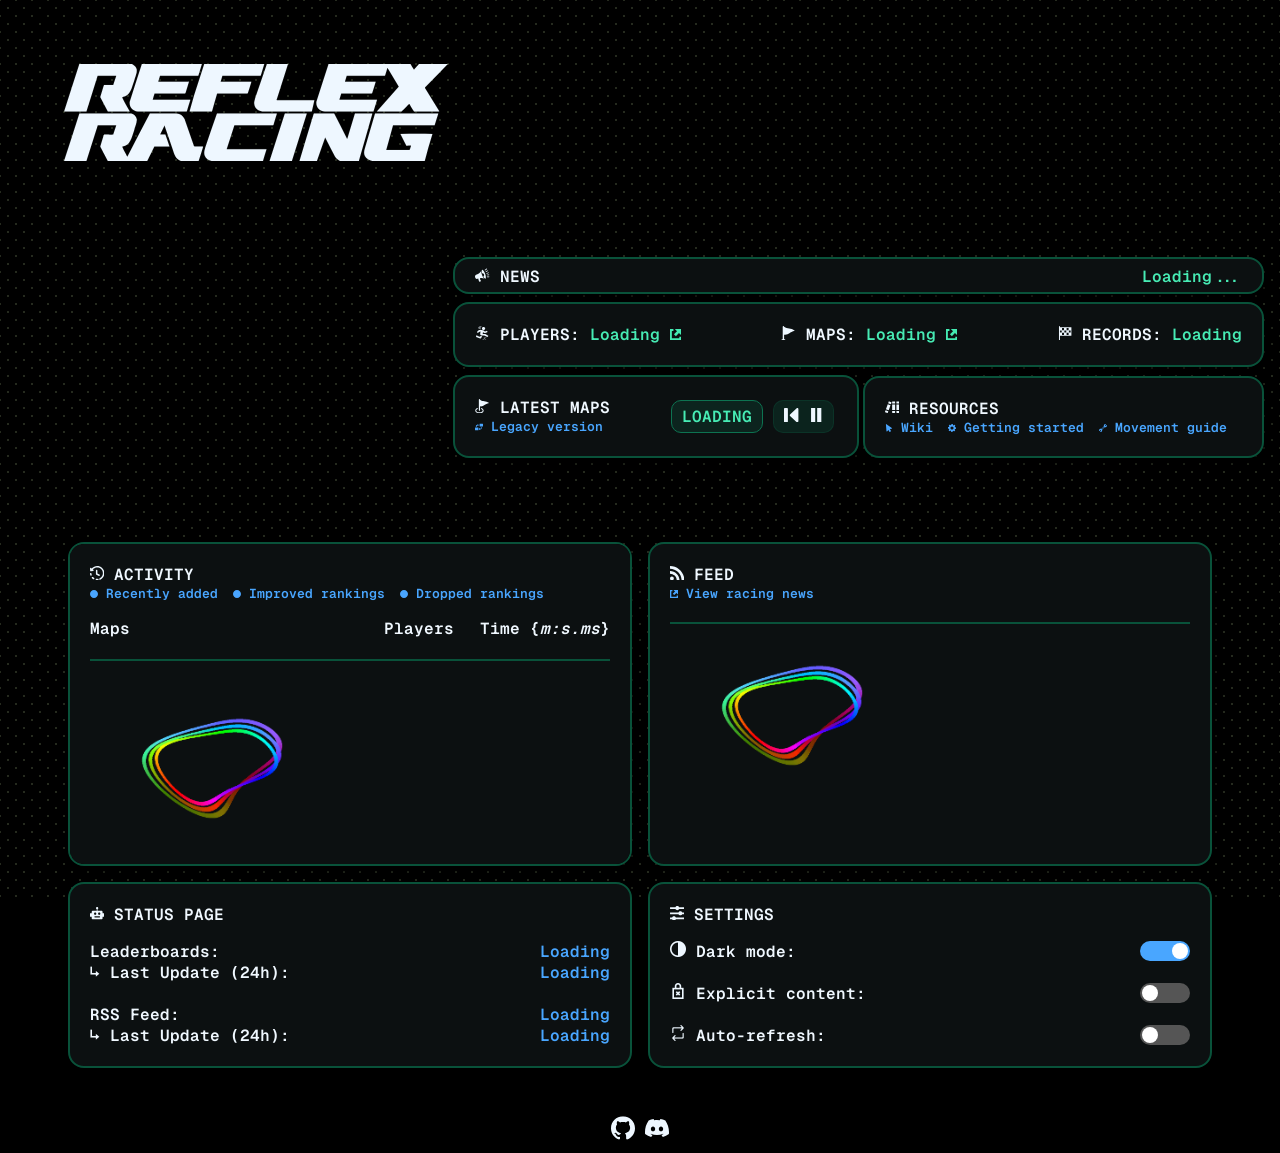
<file: leaderboards/index.htm>
<!DOCTYPE html>
<html>
    <head>
        <meta charset="utf-8" name="viewport" content="width=device-width, initial-scale=1">
        <link rel="shortcut icon" href="../static/images/favicon.ico" type="image/x-icon">
        <link rel="stylesheet" href="../bin/core/fonts.css?v=0.1">
        <link rel="stylesheet" href="../bin/core/style.css?v=0.5">
        <link id="theme" rel="stylesheet" href="../bin/core/themedark.css?v=0.2">
        <script src="../bin/core/collection.js?v=0.4"></script>
        <script src="../bin/core/leaderboards.js?v=0.7"></script>
        <script src="../bin/core/content.js?v=0.3"></script>
        <title>Reflex Racing > Leaderboards</title>
    </head>
    <body style="cursor:default">
        <div id="background" class="bg-pattern"></div>
        <a id="logo" class="logo-leaderboards" href="../"></a>
        <div class="rc-header-panels svg-info-large">
            <div class="rc-info-panel">
                <div class="info-panel-summary">
                    <div class="info-panel-row-details">
                        <span id="info_panel_quick_announcement_title">NEWS</span>
                        <span id="info_panel_quick_announcement_content" class="info-panel-content-details svg-info"><a href="#loading">Loading...</a></span>
                    </div>
                </div>
            </div>
            <div class="rc-info-panel">
                <div class="info-panel-summary">
                    <div class="info-panel-row-details">
                        <span><span id="info_panel_stats_players"></span><span id="player_count" class="info-panel-content-details svg-info">PLAYERS</span></span>
                        <span><span id="info_panel_stats_maps"></span><span id="map_count" class="info-panel-content-details svg-info">MAPS</span></span>
                        <span><span id="info_panel_stats_records"></span><span id="record_count" class="info-panel-content-details svg-info">RECORDS</span></span>
                    </div>
                </div>
            </div>
            <div class="rc-info-panel">
                <div class="info-panel-summary">
                    <span id="info_panel_maps_title" class="info-panel-title"></span>
                    <span class="info-panel-details svg-info-small"><button id="info_panel_show_all_maps" class="btn-text" onclick="changeSlideshowContent(this, 1)"></button></span>
                </div>
                <div class="slideshow-panel-controls">
                    <span id="slideshow_panel_controls_status" class="btn-flat btn-flat-info">LOADING</span>
                    <div class="slideshow-panel-media-buttons">
                        <button onclick="resetSlideshow()" id="slideshow_panel_controls_rewind" class="btn-text" disabled>Rewind</button>
                        <button onclick="autoSlideshow()" id="slideshow_panel_controls_play" class="btn-text" disabled>Play</button>
                    </div>
                </div>
            </div>
            <div class="rc-info-panel">
                <div class="info-panel-summary">
                    <span id="info_panel_resources_title" class="info-panel-title"></span>
                    <span id="info_panel_resources_links" class="info-panel-details svg-info-small"></span>
                </div>
            </div>
        </div>
        <div id="slideshow" class="rc-slideshow svg-info"></div>
        <div class="rc-info-panels svg-info-large">
            <div class="rc-info-panels-left">
                <div class="rc-info-panel info-panel-column rc-activity-panel">
                    <div class="info-panel-card">
                        <div id="info_panel_activity_left_header" class="info-panel-scroll-header">
                            <span id="info_panel_activity_left_title" class="info-panel-title">ACTIVITY</span>
                            <span id="info_panel_activity_left_header_panel" class="info-panel-details svg-info-small">Loading</span>
                            <ul id="info_panel_activity_left_tabs" class="info-panel-row-details info-panel-row-activity">
                                <li><span class="info-panel-activity-grid-left"><span>Maps</span><span>Players</span></span><span class="info-panel-activity-grid-right">Time {<i>m:s.ms</i>}</span></li>
                            </ul>
                        </div>
                        <ul id="info_panel_activity_left_data" class="info-panel-row-details info-panel-row-activity"></ul>
                    </div>
                </div>
                <div class="rc-info-panel info-panel-column">
                    <div class="info-panel-card">
                        <span id="info_panel_statuspage_title" class="info-panel-title">STATUS PAGE</span>
                        <ul class="info-panel-row-details">
                            <li><span class="info-panel-title">Leaderboards:</span><span id="info_panel_tracker_status" class="info-panel-details svg-info" style="cursor:pointer;">Loading</span></li>
                            <li><span class="info-panel-title">&rdsh; Last Update (24h):</span><span id="info_panel_tracker_lastupdate" class="info-panel-details svg-info">Loading</span></li><br>
                            <li><span class="info-panel-title">RSS Feed:</span><span id="info_panel_rss_status" class="info-panel-details svg-info" style="cursor:pointer;">Loading</span></li>
                            <li><span class="info-panel-title">&rdsh; Last Update (24h):</span><span id="info_panel_rss_lastupdate" class="info-panel-details svg-info">Loading</span></li>
                        </ul>
                    </div>
                </div>
            </div>
            <div class="rc-info-panels-right">
                <div id="secondary_activity" class="rc-info-panel info-panel-column rc-activity-panel hide-dom">
                    <div class="info-panel-card">
                        <div id="info_panel_activity_right_header" class="info-panel-scroll-header">
                            <span id="info_panel_activity_right_title" class="info-panel-title">ACTIVITY</span>
                            <span id="info_panel_activity_right_header_panel" class="info-panel-details svg-info-small">Loading</span>
                            <ul id="info_panel_activity_right_tabs" class="info-panel-row-details info-panel-row-activity">
                                <li><span class="info-panel-activity-grid-left"><span>Maps</span><span>Players</span></span><span class="info-panel-activity-grid-right">Time {<i>m:s.ms</i>}</span></li>
                            </ul>
                        </div>
                        <ul id="info_panel_activity_right_data" class="info-panel-row-details info-panel-row-activity"></ul>
                    </div>
                </div>
                <div class="rc-info-panel info-panel-column rc-rss-panel">
                    <div class="info-panel-card">
                        <div id="info_panel_feed_header" class="info-panel-scroll-header">
                            <span id="info_panel_feed_title" class="info-panel-title">FEED</span>
                            <span class="info-panel-details svg-info-small"><a id="info_panel_community_feed" href="/news"></a></span>
                        </div>
                        <div class="info-panel-row-details">
                            <div id="info_panel_feed_content"></div>
                        </div>
                    </div>
                </div>
                <div id="settings_wrapper" class="rc-info-panel info-panel-column">
                    <div class="info-panel-card">
                        <span id="info_panel_settings_title" class="info-panel-title">SETTINGS</span>
                        <ul class="info-panel-row-details">
                            <li><span class="info-panel-title"><img id="info_panel_settings_darkmode_preview" src="../static/images/shortcut_darkmode_switch.png" class="shortcut-preview"/> Dark mode:</span><span class="info-panel-details svg-info toggle"><input id="info_panel_settings_darkmode" type="checkbox" onchange="changeStyleCSS(this)" checked/><label id="info_panel_settings_darkmode_label"></label></span></li><br>
                            <li><span class="info-panel-title"><img id="info_panel_settings_nsfw_preview" src="../static/images/shortcut_nsfw_off.png" class="shortcut-preview"/> Explicit content:</span><span class="info-panel-details svg-info toggle"><input id="info_panel_settings_nsfw" type="checkbox" onchange="changeExplicitContent(this)"/><label id="info_panel_settings_nsfw_label"></label></span></li><br>
                            <li><span class="info-panel-title"><img id="info_panel_settings_autorefresh_preview" src="../static/images/shortcut_autorefresh_off.png" class="shortcut-preview"/> Auto-refresh:</span><span class="info-panel-details svg-info toggle"><input id="info_panel_settings_autorefresh" type="checkbox" onchange="changeAutoRefresh(this)"/><label id="info_panel_settings_autorefresh_label"></label></span></li>
                        </ul>
                    </div>
                </div>
            </div>
        </div>
        <div id="footer" class="svg-info-xlarge"></div>
        <script>
            initIDB();
            initCheckbox('info_panel_settings_darkmode', lsiTheme, 'dark');
            initCheckbox('info_panel_settings_nsfw', lsiNSFW, '1');
            initCheckbox('info_panel_settings_autorefresh', lsiAutoRefresh, '1');
            changeStyleCSS();
            changeExplicitContent();
            changeAutoRefresh();
            document.getElementById('footer').innerHTML = footerLinks;
            //Header [News]
            document.getElementById('info_panel_quick_announcement_title').innerHTML = SVG_ANNOUCEMENT+' NEWS';
            document.getElementById('info_panel_quick_announcement_content').innerHTML = '<a href="#loading">Loading...</a>';
            //Header [Stats]
            document.getElementById('info_panel_stats_players').innerHTML = SVG_PLAYER+' PLAYERS: ';
            document.getElementById('player_count').innerHTML = '<a href="'+getHrefPlayer()+'">Loading '+SVG_OPEN_LINK+'</a>';
            document.getElementById('info_panel_stats_maps').innerHTML = SVG_MAP+' MAPS: ';
            document.getElementById('map_count').innerHTML = '<a href="'+getHrefMap()+'">Loading '+SVG_OPEN_LINK+'</a>';
            document.getElementById('info_panel_stats_records').innerHTML = SVG_RECORD+' RECORDS: ';
            document.getElementById('record_count').innerHTML = 'Loading';
            //Header [Latest Maps]
            document.getElementById('info_panel_maps_title').innerHTML = SVG_LATEST_MAP+' LATEST MAPS';
            document.getElementById('info_panel_show_all_maps').innerHTML = SVG_UPDATE_SLIDESHOW+' '+LABEL_LEGACY_VERSION;
            const default_ruleset = (supportedRulesets.length > 1 ? parseInt(localStorage.getItem(lsiDefaultRuleset)) || 0 : 0);
            // document.getElementById('info_panel_show_all_maps').innerHTML = SVG_UPDATE_SLIDESHOW+' '+supportedRulesets[default_ruleset].name+' records';
            // document.getElementById('info_panel_show_all_maps').title = supportedRulesets[default_ruleset].description;
            // document.getElementById('info_panel_show_all_maps').setAttribute('onclick', 'changeSlideshowContent(this, '+(default_ruleset === 0 ? 1 : 0)+')');
            //Header [Slideshow controls]
            document.getElementById('slideshow_panel_controls_rewind').innerHTML = SVG_REWIND;
            document.getElementById('slideshow_panel_controls_play').innerHTML = SVG_PAUSE;
            //Header [Resources]
            document.getElementById('info_panel_resources_title').innerHTML = SVG_RESOURCES+' RESOURCES';
            document.getElementById('info_panel_resources_links').innerHTML = '<a href="/wiki/reflex-racing-wiki">'+SVG_WIKI+' Wiki</a>'+
                '<a href="/wiki/getting-started">'+SVG_GEAR+' Getting started</a>'+
                '<a href="/wiki/movement/menu">'+SVG_WRENCH+' Movement guide</a>';
            //Panel [Activity Left]
            document.getElementById('info_panel_activity_left_title').innerHTML = SVG_ACTIVITY+' ACTIVITY';// ('+supportedRulesets[0].name.toUpperCase()+')';
            document.getElementById('info_panel_activity_left_title').title = supportedRulesets[0].description;
            document.getElementById('info_panel_activity_left_header_panel').innerHTML = '<button activityClassName="new-ranking" onclick="displayActivity(this, true)" class="btn-text" disabled>'+SVG_TOGGLE_ENABLED+' Recently added</button>'+
                '<button activityClassName="improved-ranking" onclick="displayActivity(this, true)" class="btn-text" disabled>'+SVG_TOGGLE_ENABLED+' Improved rankings</button>'+
                '<button activityClassName="dropped-ranking" onclick="displayActivity(this, true)" class="btn-text" disabled>'+SVG_TOGGLE_ENABLED+' Dropped rankings</button>';
            document.getElementById('info_panel_activity_left_data').innerHTML = LOADING_GIF_L1;
            //Panel [Feed]
            document.getElementById('info_panel_feed_title').innerHTML = SVG_RSS+' FEED';
            document.getElementById('info_panel_community_feed').innerHTML = SVG_OPEN_LINK_SMALL+' View racing news';
            document.getElementById('info_panel_feed_content').innerHTML = LOADING_GIF_L1;
            //Panel [Status Page]
            document.getElementById('info_panel_statuspage_title').innerHTML = SVG_BOT+' STATUS PAGE';
            //Panel [Settings]
            document.getElementById('info_panel_settings_title').innerHTML = SVG_SETTINGS+' SETTINGS';

            const leaderboardsPreview = (fnMaps, fnPlayers, fnRecords) => {
                let i = 0, output = '';
                const cardMaxRecords = 6;
                const mapLBCharLimit = 27;
                const latestMaps = fnMaps.getLatest(40, mapLBCharLimit);
                while(i < latestMaps.length) {
                    const topRecords = fnRecords.getByMap(latestMaps[i].id);
                    const mapTitle = '<a class="cell-title" href="'+getHrefMap(latestMaps[i].id, 0)+'">'+SVG_OPEN_LINK+'&nbsp;'+filterExplicitContent(latestMaps[i].title, latestMaps[i].censored_title).span+'</a>';
                    let mapPreview = '<a href="'+getHrefMap(latestMaps[i].id, 0)+'">';
                    if(latestMaps[i].preview_url) {
                        mapPreview += '<img map_id="'+latestMaps[i].id+'" class="cell-preview" src="'+latestMaps[i].preview_url+'" onerror="setBackgroundAlt(this);"/></a>';
                    }
                    else {
                        if(latestMaps[i].creator === 'null') {
                            mapPreview += '<div class="cell-broken-preview"><span>'+SVG_WARN+'</span>&nbsp;<span>Deleted</span>&nbsp;<span>'+SVG_WARN+'</span></div>';
                        }
                        else {
                            mapPreview += '<div class="cell-missing-preview"><span>No preview</span></div></a>';
                        }
                    }
                    const mapRecords = '<span class="cell-records no-select">'+topRecords.length+' Record'+(topRecords.length !== 1 ? 's': '')+'</span>';

                    let mapTopPlayer = '';
                    for(let pl = 0; pl < cardMaxRecords; pl++) {
                        mapTopPlayer += '<li class="cell-leaderboards-row '+getTableRowBGColor(pl)+'">';
                        if(topRecords[pl]) {
                            const formattedScore = formatScore(topRecords[pl].score);
                            const playerName = fnPlayers.getNameById(topRecords[pl].player_id, false, 26-formattedScore.length);
                            if(playerName.str) {
                                mapTopPlayer += '<span class="cell-top-player-name-'+pl+'">'+
                                                    '<span class="cell-top-player-position">#'+(pl+1)+'</span>&nbsp;'+
                                                    '<a href="'+getHrefPlayer(topRecords[pl].player_id)+'">'+playerName.span+'</a>'+
                                                '</span>'+
                                                '<span class="cell-top-player-score-'+pl+'">'+formattedScore+'</span></li>';
                            }
                            else {
                                mapTopPlayer += '<span class="cell-top-player-name-'+pl+'">'+
                                                    '<span class="cell-top-player-position">#'+(pl+1)+'</span>&nbsp;[deleted]'+
                                                '</span>'+
                                                '<span class="cell-top-player-score-'+pl+'">'+formattedScore+'</span></li>';
                            }
                        }
                        else {
                            mapTopPlayer += '&nbsp;</li>';
                        }
                    }
                    const mapPlayers = '<ul class="cell-players">'+mapTopPlayer+'</ul>';

                    output += '<div class="cell-map">'+mapTitle+mapPreview+mapRecords+mapPlayers+'</div>';
                    i++;
                }

                if(output !== '') {
                    return '<div id="slideshow_wrapper" class="cell-group cell-group-scroll">'+output+'</div>'+'<div id="slideshow_wrapper_hidden" aria-hidden class="cell-group cell-group-scroll">'+output+'</div>';
                }
                return output;
            };

            async function changeSlideshowContent(event, toRuleset = 1) {
                if(supportedRulesets.length > 1) {
                    const rawMaps = await getIDBDataset(idbKeyMaps);
                    const rawPlayers = await getIDBDataset(idbKeyPlayers, false, toRuleset);
                    const rawRecords = await getIDBDataset(idbKeyRecords, false, toRuleset);
                    const fnMaps = new Maps(rawMaps);
                    const fnPlayers = new Players(rawPlayers);
                    const fnRecords = new Records(rawRecords);
                    event.setAttribute('onclick', 'changeSlideshowContent(this, '+(toRuleset === 0 ? 1 : 0)+')');
                    event.innerHTML = SVG_UPDATE_SLIDESHOW+' '+supportedRulesets[toRuleset].name+' ruleset';
                    event.title = supportedRulesets[toRuleset].description;
                    document.getElementById('slideshow').innerHTML += leaderboardsPreview(fnMaps, fnPlayers, fnRecords);
                    localStorage.setItem(lsiDefaultRuleset, toRuleset);
                }
                return;
            }

            async function main() {
                const rawMaps = await getIDBDataset(idbKeyMaps);
                const rawPlayers = await getIDBDataset(idbKeyPlayers);
                const rawRecords = await getIDBDataset(idbKeyRecords);
                const rawActivity = await getIDBDataset(idbKeyActivity);
                const rawRSS = await getIDBDataset(idbKeyRSS);
                const rawMetadata = await getIDBDataset(idbKeyMetadata);

                const fnMaps = new Maps(rawMaps);
                const fnPlayers = new Players(rawPlayers);
                const fnRecords = new Records(rawRecords);
                const fnActivity = new Activity(rawActivity);
                const fnMetadata = new Metadata(rawMetadata);
                let fnSecondaryModePlayers, fnSecondaryModeRecords, fnSecondaryModeActivity;

                if(supportedRulesets.length > 1) {
                    const rawSecondaryModePlayers = await getIDBDataset(idbKeyPlayers, false, 1);
                    fnSecondaryModePlayers = new Players(rawSecondaryModePlayers);
                    const rawSecondaryModeRecords = await getIDBDataset(idbKeyRecords, false, 1);
                    fnSecondaryModeRecords = new Records(rawSecondaryModeRecords);
                    const rawSecondaryModeActivity = await getIDBDataset(idbKeyActivity, false, 1);
                    fnSecondaryModeActivity = new Activity(rawSecondaryModeActivity);
                }

                const activityPreview = (fnActivity, fnPlayers, recordLimit = 200) => {
                    let output = new Array();
                    const activityObj = fnActivity.orderByDate();
                    for(let ai = 0; ai < activityObj.length; ai++) {
                        const playerNameEntry = fnPlayers.getNameById(activityObj[ai].player_id, true);
                        let playerName = (playerNameEntry.str || '[deleted]');
                        let mapTitle = fnMaps.getTitleById(activityObj[ai].map_id);
                        trimmedNames = trimStrLength(playerName, 13, mapTitle.str, 15);
                        playerName = trimmedNames[0];
                        mapTitle.str = trimmedNames[1];

                        let activitySymbol = '+';
                        let activityTypeClass = '';
                        let activityDetails = playerNameEntry.str+' ';
                        let activityScoreBackup = '0';
                        //const warnOverwrite = 'To avoid this, check out the addons section in the getting started wiki guide.';
                        if(activityObj[ai].type === 'update_record') {
                            if(activityObj[ai].details.rank > 0) {
                                activitySymbol = '&uarr;';
                                activityTypeClass = 'improved-ranking';
                                activityDetails += 'climbed the leaderboards by '+activityObj[ai].details.rank+' places!';
                            }
                            else if(activityObj[ai].details.rank < 0) {
                                activitySymbol = '&darr;';
                                activityTypeClass = 'dropped-ranking';
                                activityDetails += 'lost '+Math.abs(activityObj[ai].details.rank)+' places by overwriting a previous record!'; //+warnOverwrite
                            }
                            else {
                                activitySymbol = '=';
                                if(activityObj[ai].details.score > 0) {
                                    activityTypeClass = 'improved-ranking';
                                    activityDetails += 'recorded a new personal best!';
                                }
                                else {
                                    activityTypeClass = 'dropped-ranking';
                                    activityDetails += 'overwrote a previous record!'; //+warnOverwrite
                                }
                            }
                        }
                        else {
                            activityTypeClass = 'new-ranking';
                            activityDetails += 'added a new record!';
                            if(isNaN(activityObj[ai].details.score)) {
                                let activityBackup = fnRecords.getByPlayerAndMap(activityObj[ai].player_id, activityObj[ai].map_id);
                                activityScoreBackup = activityBackup.score;
                            }
                        }

                        const activityScoreSpan = (activityObj[ai].type === 'update_record' ? (activityObj[ai].details.score < 0 ? '<span class="span-special-crit">+' : '<span class="span-special-info">-') : '<span class="span-special-value">')+
                                                    formatScore(activityObj[ai].details.score || activityScoreBackup)+' ['+activitySymbol+']</span>';
                        const activityTargetSpan = '<a href="'+getHrefMap(activityObj[ai].map_id, 0)+'" class="activity-link-map">'+mapTitle.span+'</a>'+(playerNameEntry.str ? '<a href="'+getHrefPlayer(activityObj[ai].player_id)+'" class="activity-link-player">'+playerNameEntry.span+'</a>' : playerName);

                        output.push('<li class="cell-leaderboards-row '+activityTypeClass+' '+getTableRowBGColor(ai)+'"><span class="info-panel-activity-grid-left">'+activityTargetSpan+'</span><span class="info-panel-activity-grid-right" title="'+activityDetails+'">'+activityScoreSpan+'</span></li>');
                    }

                    if(output.length > 0) {
                        return output.join('');
                    }
                    return '<li><span>No recent activity.</span></li>';
                };

                document.getElementById('background').innerHTML = getMapPreview(fnMaps.getPreviewUrl());
                //Header [News]
                document.getElementById('info_panel_quick_announcement_content').innerHTML = formatRSS(rawRSS, 1, true);
                //Header [Stats]
                document.getElementById('player_count').innerHTML = '<a href="'+getHrefPlayer()+'">'+fnPlayers.count()+' '+SVG_OPEN_LINK+'</a>';
                document.getElementById('map_count').innerHTML = '<a href="'+getHrefMap()+'">'+fnMaps.count()+' '+SVG_OPEN_LINK+'</a>';
                document.getElementById('record_count').innerHTML = fnRecords.count();
                //Header [Slideshow controls]
                document.getElementById('slideshow_panel_controls_status').innerHTML = 'AUTO';
                document.getElementById('slideshow_panel_controls_rewind').disabled = false;
                document.getElementById('slideshow_panel_controls_rewind').innerHTML = SVG_REWIND;
                document.getElementById('slideshow_panel_controls_play').disabled = false;
                document.getElementById('slideshow_panel_controls_play').innerHTML = SVG_PAUSE;
                //Slideshow
                if(default_ruleset === 0) {
                    document.getElementById('slideshow').innerHTML += leaderboardsPreview(fnMaps, fnPlayers, fnRecords);
                }
                else {
                    document.getElementById('slideshow').innerHTML += leaderboardsPreview(fnMaps, fnSecondaryModePlayers, fnSecondaryModeRecords);
                }
                //Panel [Activity Left]
                document.getElementById('info_panel_activity_left_title').innerHTML = SVG_ACTIVITY+' ACTIVITY'+(supportedRulesets.length > 1 ? ' ('+supportedRulesets[0].name.toUpperCase()+')' : '');
                document.getElementById('info_panel_activity_left_title').title = supportedRulesets[0].description;
                document.getElementById('info_panel_activity_left_header_panel').innerHTML = '<button activityClassName="new-ranking" onclick="displayActivity(this, true)" class="btn-text">'+SVG_TOGGLE_ENABLED+' Recently added</button>'+
                    '<button activityClassName="improved-ranking" onclick="displayActivity(this, true)" class="btn-text">'+SVG_TOGGLE_ENABLED+' Improved rankings</button>'+
                    '<button activityClassName="dropped-ranking" onclick="displayActivity(this, true)" class="btn-text">'+SVG_TOGGLE_ENABLED+' Dropped rankings</button>';
                document.getElementById('info_panel_activity_left_data').innerHTML = activityPreview(fnActivity, fnPlayers);
                if(supportedRulesets.length > 1) {
                    //Panel [Activity Right]
                    document.getElementById('info_panel_activity_right_title').innerHTML = SVG_ACTIVITY+' ACTIVITY ('+supportedRulesets[1].name.toUpperCase()+')';
                    document.getElementById('info_panel_activity_right_title').title = supportedRulesets[1].description;
                    document.getElementById('info_panel_activity_right_header_panel').innerHTML = '<button activityClassName="new-ranking" onclick="displayActivity(this, true)" class="btn-text">'+SVG_TOGGLE_ENABLED+' Recently added</button>'+
                        '<button activityClassName="improved-ranking" onclick="displayActivity(this, true)" class="btn-text">'+SVG_TOGGLE_ENABLED+' Improved rankings</button>'+
                        '<button activityClassName="dropped-ranking" onclick="displayActivity(this, true)" class="btn-text">'+SVG_TOGGLE_ENABLED+' Dropped rankings</button>';
                    document.getElementById('info_panel_activity_right_data').innerHTML = activityPreview(fnSecondaryModeActivity, fnSecondaryModePlayers);
                    document.getElementById('secondary_activity').classList.remove('hide-dom');
                    //Move settings panel
                    let settings_wrapper = document.getElementById('settings_wrapper');
                    const settings_wrapper_html = settings_wrapper.outerHTML;
                    settings_wrapper.remove();
                    document.getElementsByClassName('rc-info-panels-left')[0].innerHTML += settings_wrapper_html;
                }
                //Panel [Feed]
                document.getElementById('info_panel_feed_content').innerHTML = formatRSS(rawRSS, 20);
                //Panel [Tracker]
                document.getElementById('info_panel_statuspage_title').innerHTML = SVG_BOT+' STATUS PAGE';
                document.getElementById('info_panel_tracker_status').innerHTML = fnMetadata.getLeaderboardsStatus(1);
                document.getElementById('info_panel_tracker_lastupdate').innerHTML = fnMetadata.getLeaderboardsLastUpdate();
                document.getElementById('info_panel_rss_status').innerHTML = fnMetadata.getFeedStatus(1);
                document.getElementById('info_panel_rss_lastupdate').innerHTML = fnMetadata.getFeedLastUpdate();
            }

            main();
        </script>
        <noscript>
            <style>
                .rc-header-panels,
                .rc-slideshow,
                .rc-info-panels,
                a#logo,
                #header,
                #footer,
                #wrapper_cmaps,
                #wrapper_records,
                #display_player,
                #display_map,
                #map_details {
                    display: none;
                }
            </style>
            <div id="logo" class="logo-header" style="place-self: center; margin: 4em;">
                <span>reflex<br>racing</span>
            </div>
            <h1>Your browser does not support JavaScript!</h1>
            <h2>Redirecting to /wiki...</h2>
            <meta http-equiv="refresh" content="5;URL=/wiki/reflex-racing-wiki">
        </noscript>
    </body>
</html>
</file>
<file: bin/core/fonts.css>
@font-face
{
    /* ./AlteHaasGrotesk-licence.txt */
    font-family: "AlteHaasGroteskBold";
    src: url("../../static/fonts/AlteHaasGroteskBold.ttf");
}

@font-face
{
    /* ./geist-mono-licence.txt */
    font-family: "GeistMono";
    src: url("../../static/fonts/GeistMono-VariableFont_wght.ttf");
}
</file>
<file: bin/core/style.css>
h1, h2 {
    font-family: GeistMono, monospace;
    color: #f0f8ff;
    text-align: center;
}

.rc-menu {
    font-family: AlteHaasGroteskBold, sans-serif;
    font-size: calc(100% + 2.5vw);
}

.rc-menu > * {
    color: #f0f8ff;
}

.rc-menu > ul {
    margin: 3%;
    padding: 0;
}

.rc-menu > ul > li {
    padding-top: 1%;
}

.rc-menu > ul > li > a {
    color: #f0f8ff;
    text-decoration: none;
}

.rc-menu > ul > li > a:hover {
    color:#47ebb4;
    -webkit-transition: color 0.1s;
    -moz-transition: color 0.1s;
    -o-transition:color 0.1s;
    transition: color 0.1s;
}

li {
    list-style: none;
}

body {
    background-color: black;
    -webkit-font-smoothing: antialiased;
    -moz-osx-font-smoothing: grayscale;
    text-rendering: optimizeLegibility;
    margin: 0;
    padding: 0;
}

.home {
    overflow: hidden;
}

.no-select {
    -moz-user-select: none;
    -khtml-user-select: none;
    -webkit-user-select: none;
    -ms-user-select: none;
    user-select: none;
}

#background {
    z-index: -1;
    overflow: hidden;
    width: 100%;
    height: 100%;
}

#background .video {
    z-index: -1;
    filter: blur(20px) sepia(1) brightness(0.4) hue-rotate(145deg);
    position: fixed;
    width: 100%;
    height: 100%;
    object-fit: fill;
}

#background img {
    width: 100%;
    height: 100%;
    filter: blur(20px) sepia(1) brightness(0.3) hue-rotate(145deg);
    z-index: -2;
    position: fixed;
}

.rc-header {
    content: url(../../static/svg/reflex-racing-logo.svg);
    cursor: cell;
    margin: 3%;
}

.rc-header span {
    color: #f0f8ff;
    font-size: calc(100% + 5.5vw);
    line-height: 75%;
    letter-spacing: 2px;
}

#logo {
    content: url(../../static/svg/reflex-racing-logo.svg);
    cursor: cell;
    width: 40vw;
    margin: 4em;
    filter: brightness(0) saturate(100%) invert(100%) sepia(27%) saturate(4917%) hue-rotate(178deg) brightness(103%) contrast(111%);
}

#logo.logo-leaderboards {
    float: left;
    width: 30vw;
}

#header > div.logo-header {
    display: flex;
    justify-content: center;
}

#header > div.logo-header > #logo {
    margin-bottom: 2em;
}

.rc-header-mini > .overview {
    width: 60%;
    float: right;
}

.rc-header-mini > .overview p {
    font-family: AlteHaasGroteskBold, sans-serif;
    color: #f0f8ff;
    font-size: calc(100% + 0.3vw);
    margin: 0;
    text-align: right;
}

.rc-header-panels {
    margin: 2em 1em;
    float: right;
}

.rc-info-panels {
    width: 100%;
    display: flex;
    margin: 0;
    margin-bottom: 1em;
    justify-content: center;
    align-items: flex-start;
}

.rc-info-panels-left,.rc-info-panels-right {
    width: 50%;
    display: flex;
    flex-direction: column;
    margin: 0.5em;
}

.rc-info-panels-left {
    align-items: flex-end;
}

.rc-info-panels-right {
    align-items: flex-start;
}

.rc-info-panels .rc-info-panel .info-panel-details,
.rc-header-panels > .rc-info-panel .info-panel-details {
    font-size: small;
}

.rc-header-panels > .rc-info-panel:first-child,
.rc-header-panels > .rc-info-panel:nth-child(2) {
    display: grid;
    margin-bottom: 1%;
}

.rc-header-panels > .rc-info-panel:first-child > .info-panel-summary {
    padding-top: 7px;
    padding-bottom: 5px;
}

.rc-header-panels > .rc-info-panel:first-child .info-panel-row-details,
.rc-header-panels > .rc-info-panel:nth-child(2) .info-panel-row-details {
    text-align-last: justify;
}

.rc-header-panels > .rc-info-panel:first-child .info-panel-row-details > span,
.rc-header-panels > .rc-info-panel:nth-child(2) .info-panel-row-details > span {
    display: inline-block;
}

.rc-info-panels .rc-info-panel ul.info-panel-row-details {
    padding: 0;
    margin: 1em 0 0 0;
}

.rc-info-panels .rc-info-panel ul.info-panel-4stat-details,
.rc-info-panels .rc-info-panel ul.info-panel-3stat-details {
    display: flex;
    flex-wrap: wrap;
    justify-content: space-between;
    padding: 0;
    margin: 0;
    list-style: none;
}

.rc-info-panels .rc-info-panel ul.info-panel-hzchart-details {
    padding: 0;
    margin: 0;
}

.rc-info-panels .rc-info-panel ul.info-panel-4stat-details li {
    display: flex;
    flex-direction: column;
    align-items: center;
    flex: 1 1 calc(25% - 10px); /* 4 x row */
    margin: 5px;
    box-sizing: border-box;
}

.rc-info-panels .rc-info-panel ul.info-panel-3stat-details li {
    display: flex;
    flex-direction: column;
    align-items: center;
    flex: 1 1 calc(33% - 10px); /* 3 x row */
    margin: 5px;
    box-sizing: border-box;
}

.rc-info-panels .rc-info-panel ul.info-panel-hzchart-details li {
    display: flex;
    flex-direction: row;
    align-items: center;
    flex: 1 1 calc(33% - 10px); /* 3 x row */
    margin: 5px;
    box-sizing: border-box;
}

.rc-info-panels .rc-info-panel ul.info-panel-4stat-details li > .info-panel-details,
.rc-info-panels .rc-info-panel ul.info-panel-3stat-details li > .info-panel-details {
    font-size: xx-large;
}

.info-panel-3stat-details li > a {
    text-decoration: none;
}

.info-panel-3stat-details li > a:hover {
    text-decoration: underline;
}

.rc-info-panels .rc-info-panel ul.info-panel-hzchart-details li > .info-panel-details {
    font-size: x-large;
}

.rc-info-panels .rc-info-panel ul.info-panel-row-details li > .info-panel-details {
    float: right;
    font-size: inherit;
}

.rc-info-panels .rc-info-panel ul.info-panel-row-activity li {
    display: flex;
    justify-content: space-between;
}

.cell-players > li:hover,
.rc-info-panels .rc-info-panel ul.info-panel-row-activity li:hover {
    background-color: #363636 !important;
}

.rc-info-panels .rc-info-panel ul.info-panel-row-activity li > .info-panel-activity-grid-left {
    width: 70%;
    display: inline-flex;
    justify-content: space-between;
}

.rc-info-panels .rc-info-panel ul.info-panel-row-activity li > .info-panel-activity-grid-right {
    float: right;
}

#info_panel_activity_header {
    padding-bottom: 0;
}

.activity-link-map {
    color: #c0c0c0;
    padding-right: 20px;
}

.activity-link-player {
    color: #f0f8ff;
    overflow-wrap: anywhere;
    text-align: right;
}

.rc-menu-panel {
    width: 60vw;
    color: #f0f8ff;
    font-size: calc(100% + 0.1vw);
    background-color: #0c1011;
    font-family: GeistMono, monospace;
    font-weight: 600;
    font-size: medium;
    display: flex;
    justify-content: center;
    border-bottom-left-radius: 16px;
    border-bottom-right-radius: 16px;
    border: 2px solid #09523a;
    box-shadow: rgba(0, 0, 0, 60%) 5px 5px 10px 0;
}

.rc-menu-panel:hover {
    border-color: #0d7351;
    transition: all .1s ease;
}

.rc-info-panel {
    color: #f0f8ff;
    border-radius: 16px;
    box-shadow: rgba(0, 0, 0, 60%) 5px 5px 10px 0;
    font-size: calc(100% + 0.1vw);
    background-color: #0c1011;
    font-family: GeistMono, monospace;
    font-weight: 600;
    font-size: medium;
    border: 2px solid #09523a;
    transition: all .1s ease;
    display: inline-block;
}

.rc-info-panel-special {
    background-color: #0c1011;
    border: 2px solid #525109;
}

.rc-info-panel-special:hover {
    border: 2px solid hsl(59, 80%, 25%) !important;
}

.rc-rss-panel {
    height: 25vw;
    overflow-y: scroll;
    overflow-x: hidden;
    scrollbar-color: #09523a transparent;
    position: relative;
    background-color: #0c1011;
}

.rc-rss-panel > .info-panel-card {
    padding: 0 20px;
}

.info-panel-rss-post {
    padding: 2em 0;
    margin: 0.5em 0;
    border-bottom: #09523a 2px solid;
    border-top: #09523a 2px dashed;
    display: grid;
}

.info-panel-rss-post:hover {
    border-color: #0d7351;
    transition: all .1s ease;
}

.info-panel-rss-post > ul {
    margin: 0;
}

.info-panel-rss-post > ul > li {
    list-style: circle;
}

.info-panel-rss-post > p {
    margin: 1em 1em 0 1em;
}

.info-panel-rss-post > p > a {
    color: #dcdc86;
    text-decoration: none;
}

.info-panel-rss-post > p > a:hover {
    text-decoration: underline;
}

.info-panel-rss-post img {
    display: none;
}

.info-panel-news-wrapper {
    height: 30vw;
    display: flex;
    overflow: hidden;
}

.info-panel-news-menu {
    width: 20%;
    border-right: 2px solid #09523a;
    text-align: right;
    padding: 1em 0;
}

.info-panel-news-menu {
    width: 20%;
    border-right: 2px solid #09523a;
    text-align: right;
    overflow-x: hidden;
    overflow-y: scroll;
    scrollbar-color: #09523a transparent;
}

.info-panel-news-menu > span {
    margin-right: 1em;
}

.info-panel-news-content {
    width: 80%;
    overflow-x: hidden;
    overflow-y: scroll;
    scrollbar-color: #09523a transparent;
}

.info-panel-scroll-header {
    display: grid;
    position: sticky;
    top: 0;
    z-index: 2;
    padding: 20px 0;
    border-bottom: #09523a 2px solid;
    background-color: #0c1011;
    border-top-left-radius: inherit;
    border-top-right-radius: inherit;
}

.info-panel-window-header {
    display: flex;
    justify-content: space-around;
    border-radius: 16px 16px 0 0;
    border-bottom: #09523a 2px solid;
    background-color: #0c1011;
}

.info-panel-window-header > div {
    width: 100%;
    padding: 20px;
    text-align: center;
    border-left: 1px solid #09523a;
    border-right: 1px solid #09523a;
}

.info-panel-window-header > div.selected {
    background-color: #09523a !important;
}

.info-panel-window-header > div:hover {
    cursor: pointer;
    background-color: #052e21;
}

.info-panel-window-header > div:first-child {
    border-left: none;
}

.info-panel-window-header > div:last-child {
    border-right: none;
}

.info-panel-window-content {
    min-height: 20em;
}

.rc-info-panel:hover {
    border: 2px solid #0d7351;
}

.rc-info-panel .info-panel-content-details {
    color: #47ebb4;
}

.rc-info-panel .info-panel-details {
    color: #49a6ff;
}

.rc-info-panel .info-panel-details > button,
.rc-info-panel .info-panel-details > a,
.rc-info-panel .info-panel-content-details > a {
    text-decoration: none;
    color: inherit;
    transition: all .1s ease;
    overflow-wrap: break-word;
}

.info-panel-3stat-details > li > .info-panel-details > a,
.info-panel-4stat-details > li > .info-panel-details > a {
    display: inherit;
    text-align: center;
}

.info-panel-3stat-details > li > .info-panel-title,
.info-panel-4stat-details > li > .info-panel-title {
    text-align: center;
}

div > .info-panel-details > button,
div > .info-panel-details > a {
    padding-right: 15px;
}

.rc-info-panel > .player-details-header-ruleset-title {
    display: flex;
    justify-content: center;
    font-size: x-large;
    font-weight: 700;
    font-style: italic;
    padding: 5px;
    border-bottom: #09523a 2px solid;
    background: #09523a;
    border-top-left-radius: 12px;
    border-top-right-radius: 12px;
}

.rc-info-panel:hover > .player-details-header-ruleset-title {
    border-bottom: #0d7351 2px solid;
    background: #0d7351;
}

.rc-info-panel:has(.player-details-header-ruleset-title) {
    display: flex;
    flex-direction: column;
    margin-bottom: 1em;
}

.rc-info-panel .info-panel-details > button:hover,
.rc-info-panel .info-panel-details > a:hover {
    color: #7bc1ff;
}

.rc-info-panel .info-panel-content-details > button:hover,
.rc-info-panel .info-panel-content-details > a:hover {
    color: #b3ffe5;
}

.rc-info-panel .info-panel-details > button > svg,
.rc-info-panel .info-panel-title > .info-panel-details > svg,
.rc-info-panel .info-panel-title > .table-page-nav > button > svg,
.rc-info-panel .info-panel-details > a > svg {
    filter: brightness(0) saturate(100%) invert(52%) sepia(92%) saturate(1212%) hue-rotate(187deg) brightness(101%) contrast(103%);
}

.rc-info-panel .info-panel-content-details > button > svg,
.rc-info-panel .info-panel-content-details > a > svg {
    filter: brightness(0) saturate(100%) invert(96%) sepia(46%) saturate(869%) hue-rotate(78deg) brightness(101%) contrast(101%);
}

.rc-info-panel .info-panel-details > button:hover > svg,
.rc-info-panel .info-panel-title > .table-page-nav > button:hover > svg,
.rc-info-panel .info-panel-details > a:hover > svg {
    transition: all .2s ease;
    filter: brightness(0) saturate(100%) invert(64%) sepia(99%) saturate(426%) hue-rotate(180deg) brightness(99%) contrast(105%);
}

.rc-info-panel .info-panel-content-details > button:hover > svg,
.rc-info-panel .info-panel-content-details > a:hover > svg {
    transition: all .2s ease;
    filter: brightness(0) saturate(100%) invert(90%) sepia(16%) saturate(651%) hue-rotate(93deg) brightness(104%) contrast(102%);
}

.rc-info-panel:has(.rc-leaderboards) {
    width: 100%;
    max-height: 35vw;
    min-height: 15vw;
    overflow-y: scroll;
    overflow-x: scroll;
    scrollbar-color: #09523a transparent;
    position: relative;
    background-color: #0c1011;
}

.rc-activity-panel {
    height: 25vw;
    overflow-y: scroll;
    overflow-x: hidden;
    scrollbar-color: #09523a transparent;
    position: relative;
    background-color: #0c1011;
}

.rc-activity-panel > .info-panel-card {
    padding: 0 20px 20px 20px;
}

.info-panel-summary {
    display: grid;
    float: left;
    padding: 20px;
}

.info-panel-card {
    display: grid;
    padding: 20px;
}

.info-panel-menu {
    display: flex;
}

.info-panel-menu > div {
    cursor: pointer;
    padding: 20px;
}

.info-panel-menu > div:has(ul:hover) > a,
.info-panel-menu > div > a:hover {
    filter: brightness(0) saturate(100%) invert(87%) sepia(14%) saturate(1243%) hue-rotate(94deg) brightness(106%) contrast(101%) drop-shadow(0px 0px 5px rgba(45, 255, 196, 1));
}

.info-panel-menu > div > ul {
	overflow: hidden;
    visibility: hidden;
	-webkit-transition: all 0.15s ease-in-out;
	-moz-transition: all 0.15s ease-in-out;
	-o-transition: all 0.15s ease-in-out;
	transition: all 0.15s ease-in-out;
    position: absolute;
    border: hsl(160, 0%, 18%) 2px solid;
    border-radius: 16px;
    z-index: 3;
    padding: 20px;
    opacity: 0;
}

.info-panel-menu > div:hover > ul {
    visibility: visible;
    border: hsl(160, 0%, 18%) 2px solid;
    z-index: 3;
    background-color: #0c1011;
    border-radius: 16px;
    padding: 20px;
    opacity: 1;
}

.info-panel-menu > div:hover > ul > li:hover {
    text-decoration: underline;
}

.rc-info-panel:has(.map-preview) {
    margin-right: 1em;
    flex: 1;
}

.rc-info-panel:has(.player-preview) {
    flex: 1;
}

.info-panel-column {
    width: 35em;
    margin-bottom: 1em;
}

.info-panel-ldb-map {
    width: 16em;
    height: 20em;
}

#slideshow_panel_controls_play > svg,
#slideshow_panel_controls_rewind > svg {
    transition: all .5s ease;
}

#slideshow_panel_controls_play:hover > svg,
#slideshow_panel_controls_rewind:hover > svg {
    filter: brightness(0) saturate(100%) invert(87%) sepia(100%) saturate(1243%) hue-rotate(94deg) brightness(106%) contrast(101%) drop-shadow(0px 0px 5px rgba(45, 255, 196, 1));
}

.slideshow-panel-controls {
    float: right;
    padding: 23px;
    display: flex;
    align-items: center;
}

.rc-slideshow {
    color: #f0f8ff;
    font-family: GeistMono, monospace;
    margin: 0 auto;
    padding: 20px 0;
    width: 100%;
    overflow: hidden;
    display: flex;
}

.rc-slideshow > * {
    flex: 0 0 100%;
}

.rc-slideshow:hover .cell-group-scroll {
    animation-play-state: paused;
}

.cell-group {
    display: flex;
    gap: 20px;
    padding-right: 20px;
    will-change: transform;
}

.cell-group-scroll {
    animation: scrolling 600s linear infinite;
}

.cell-map {
    width: 100%;
    color: #f0f8ff;
    border-radius: 16px;
    box-shadow: rgba(0, 0, 0, 60%) 5px 5px 10px 0;
    padding: 7px;
    font-size: calc(100% + 0.1vw);
    min-height: 200px;
    background-color: #0c1011;
    font-family: GeistMono, monospace;
    font-weight: 500;
    font-size: medium;
    border: 2px solid transparent;
    transition: all .1s ease;
}

.cell-map a:has(.cell-broken-preview) {
    text-decoration: none;
    color: #ff4141;
}

.cell-map a:has(.cell-broken-preview) svg {
    filter: brightness(0) saturate(100%) invert(41%) sepia(45%) saturate(5616%) hue-rotate(337deg) brightness(109%) contrast(110%);
}

.cell-map a:has(.cell-missing-preview) {
    text-decoration: none;
    color: inherit;
}

.cell-map:hover {
    border: 2px solid hsl(160, 80%, 25%);
}

.cell-map:has(.cell-preview:hover), .cell-map:has(.cell-title:hover),
.cell-map:has(.cell-broken-preview > span:hover), .cell-map:has(.cell-missing-preview > span:hover) {
    border: 2px solid #47ebb4;
}

.cell-title {
    text-decoration: none;
    font-family: GeistMono, monospace;
    font-weight: 800;
    position: absolute;
    padding: 0 15px 5px 10px;
    background-color: #0c1011;
    border-radius: 0 0 15px 0;
    color: #f0f8ff;
    z-index: 1;
}

.cell-title:hover {
    color: #7fffd4;
}

.cell-title:hover > svg {
    filter: brightness(0) saturate(100%) invert(87%) sepia(14%) saturate(1243%) hue-rotate(94deg) brightness(106%) contrast(101%) drop-shadow(0px 0px 5px rgba(45, 255, 196, 1));
}

.cell-preview {
    height: 200px;
    width: 300px;
    padding: 5px;
    border-radius: 10px;
}

.cell-missing-preview, .cell-broken-preview {
    height: 205px;
    width: 300px;
    padding: 5px;
    display: flex;
    flex-wrap: nowrap;
    align-content: center;
    justify-content: center;
    align-items: center;
}

.cell-records {
    position: relative;
    padding: 5px 10px;
    top: -26px;
    background-color: #0c1011;
    border-radius: 0 15px 0 0;
    font-size: small;
}

.cell-players {
    display: grid;
    padding: 5px;
    margin: -20px 0 0 0;
}

#wrapper_data {
    display: flex;
}

#maps_ldb_left_panel,
#maps_ldb_right_panel {
    margin: 0 0.5em 1em 0.5em;
}

#player_details_left,
#player_details_right {
    display: block;
    /* text-align: center; */
    margin: 0 0.5em;
}

#player_details_left > span,
#player_details_right > span {
    color: #f0f8ff;
    font-family: GeistMono, monospace;
    font-size: large;
}

#multi_ruleset_display_player,
#display_player,
#display_map,
#display_news {
    width: 100%;
    display: flex;
    flex-direction: column;
    align-items: center;
}

#display_player > .rc-info-panels,
#display_map > .rc-info-panels,
#multi_ruleset_display_player > .rc-info-panels {
    width: 60vw;
    display: flex;
    justify-content: center;
    align-items: flex-start;
    margin-top: 0;
}

#display_map > .rc-info-panels {
    width: 60vw;
    display: flex;
    margin-top: 0;
    justify-content: center;
    align-items: flex-start;
}

#display_news > .rc-info-panels {
    width: 60vw;
    display: flex;
    margin-top: 0;
    justify-content: center;
    align-items: flex-start;
}

#wrapper_cmaps table.rc-leaderboards th.table-header-column-creator,
#wrapper_cmaps table.rc-leaderboards td.table-column-creator {
    display: none;
}

#wrapper_cmaps table.rc-leaderboards td.table-column-published {
    padding: 0 10px;
}

table.rc-leaderboards {
    width: 100%;
    padding: 0 15px 15px 15px;
}

table.rc-leaderboards tbody > tr:hover {
    background-color: #363636 !important;
}

table.rc-leaderboards td.table-column-globalrank,
table.rc-leaderboards td.table-column-wr,
table.rc-leaderboards td.table-column-rank,
table.rc-leaderboards td.table-column-records,
table.rc-leaderboards td.table-column-favmaptype,
table.rc-leaderboards td.table-column-avgrank,
table.rc-leaderboards td.table-column-topspeed,
table.rc-leaderboards td.table-column-distance,
table.rc-leaderboards td.table-column-score,
table.rc-leaderboards td.table-column-creator,
table.rc-leaderboards td.table-column-published,
table.rc-leaderboards td.table-column-key {
    padding: 0 10px;
}

table.rc-leaderboards > .rc-leaderboards-header {
    top: 0;
    z-index: 1;
    position: sticky;
    background-color: #0c1011;
}

table.rc-leaderboards > .rc-leaderboards-header {
    border-bottom: #0d7351 2px solid;
}

table.rc-leaderboards > .rc-leaderboards-header > tr > th {
    padding: 10px;
    border-bottom: #09523a 2px solid;
}

.player-preview {
    width: 100%;
    filter: blur(15px);
    position: relative;
}

.player-mid-preview {
    border-radius: 50%;
    width: 2em;
}

.player-mini-preview {
    border-radius: 50%;
    width: 1em;
}

.player-preview-focus {
    border-radius: 50%;
    position: absolute;
    border: 3px solid hsla(0, 0%, 0%, 0.8);
    justify-self: center;
    align-self: center;
}

#player_banner .player-preview-focus {
    margin-top: -3.5em;
}

.player-preview-title {
    position: absolute;
    justify-self: center;
    align-self: end;
    font-size: x-large;
    font-weight: 700;
    text-shadow: 0px 0px 5px black;
    z-index: 2;
    max-width: 30em;
    margin-bottom: 1em;
}

#player_banner .player-preview-title {
    margin-bottom: 2em;
}

.player-preview-country {
    position: absolute;
    justify-self: center;
    align-self: end;
    font-weight: 700;
    text-shadow: 0px 0px 5px black;
    z-index: 2;
    max-width: 30em;
    margin-bottom: 1em;
}

.player-preview-country > span {
    box-shadow: 0px 0px 5px black;
}

.map-mid-preview {
    border-radius: 16px;
    width: 8em;
}

.info-panel-card:has(.player-preview) {
    height: 350px;
    padding: 0;
    overflow: hidden;
    border-radius: 15px;
    display: flex;
    justify-content: center;
    align-items: center;
}

.info-panel-card:has(.map-preview) {
    padding: 5px;
}

.map-preview {
    border-radius: 8px;
    width: 100%;
    height: 350px;
    filter: blur(3px);
}

.map-preview-title {
    position: absolute;
    justify-self: center;
    align-self: center;
    margin-bottom: 5em;
    font-size: x-large;
    font-weight: 700;
    text-shadow: 0px 0px 5px black;
    z-index: 2;
    max-width: 30em;
}

.map-preview-steam {
    width: 2em;
}

a:has(.map-preview-steam) {
    filter: drop-shadow(2px 6px 6px black);
    position: absolute;
    justify-self: center;
    align-self: center;
}

a:hover:has(.map-preview-steam) {
    filter: contrast(0.8) saturate(0.4) drop-shadow(2px 6px 6px black);
}

.player-preview-steam {
    width: 2em;
}

a:has(.player-preview-steam) {
    filter: drop-shadow(2px 6px 6px black);
    position: absolute;
    justify-self: center;
    align-self: center;
    margin-top: 12em;
}

#player_banner a:has(.player-preview-steam) {
    margin-top: 8em;
}

a:hover:has(.player-preview-steam) {
    filter: contrast(0.8) saturate(0.4) drop-shadow(2px 6px 6px black);
}

.map-type-icon-strafe {
    cursor: pointer;
    filter: brightness(0) saturate(100%) invert(82%) sepia(80%) saturate(471%) hue-rotate(14deg) brightness(116%) contrast(102%);
}

.map-type-icon-rocket {
    cursor: pointer;
    filter: brightness(0) saturate(100%) invert(22%) sepia(89%) saturate(5745%) hue-rotate(354deg) brightness(93%) contrast(79%);
}

.map-type-icon-grenade {
    cursor: pointer;
    filter: brightness(0) saturate(100%) invert(90%) sepia(21%) saturate(5367%) hue-rotate(59deg) brightness(143%) contrast(100%);
}

.map-type-icon-plasma {
    cursor: pointer;
    filter: brightness(0) saturate(100%) invert(27%) sepia(87%) saturate(1686%) hue-rotate(260deg) brightness(105%) contrast(113%);
}

.map-type-icon-stake {
    cursor: pointer;
    filter: brightness(4%) saturate(9%) invert(24%) sepia(67%) saturate(502%) hue-rotate(266deg) brightness(114%) contrast(129%);
}

.map-type-icon-tele {
    cursor: pointer;
    filter: brightness(0) saturate(100%) invert(74%) sepia(86%) saturate(592%) hue-rotate(356deg) brightness(101%) contrast(106%);
}

.map-type-icon-jumppad {
    cursor: pointer;
    filter: brightness(0) saturate(100%) invert(76%) sepia(29%) saturate(5786%) hue-rotate(76deg) brightness(99%) contrast(95%);
}

.map-type-icon-target {
    cursor: pointer;
    filter: brightness(0) saturate(100%) invert(52%) sepia(92%) saturate(1212%) hue-rotate(187deg) brightness(101%) contrast(103%);
}

.map-type-icon-turret {
    cursor: pointer;
    filter: brightness(0) saturate(100%) invert(44%) sepia(39%) saturate(3734%) hue-rotate(342deg) brightness(99%) contrast(105%);
}

.map-type-icon-lowgrav {
    cursor: pointer;
    filter: brightness(0) saturate(100%) invert(100%) sepia(27%) saturate(4917%) hue-rotate(178deg) brightness(103%) contrast(111%);
}

.map-type-icon-surf {
    cursor: pointer;
    filter: brightness(0) saturate(100%) invert(66%) sepia(39%) saturate(2867%) hue-rotate(144deg) brightness(102%) contrast(100%);
}

.map-type-icon-team {
    cursor: pointer;
    filter: brightness(0) saturate(100%) invert(100%) sepia(27%) saturate(4917%) hue-rotate(178deg) brightness(103%) contrast(111%);
}

.map-type-icon-slick {
    cursor: pointer;
    filter: brightness(0) saturate(100%) invert(66%) sepia(39%) saturate(2867%) hue-rotate(144deg) brightness(102%) contrast(100%);
}

.map-type-icon-checkpoint {
    cursor: pointer;
    filter: brightness(0) saturate(100%) invert(100%) sepia(27%) saturate(4917%) hue-rotate(178deg) brightness(103%) contrast(111%);
}

.map-type-icon-carnage {
    cursor: pointer;
    filter: brightness(0) saturate(100%) invert(74%) sepia(86%) saturate(592%) hue-rotate(356deg) brightness(101%) contrast(106%);
}

.map-type-icon-glitch {
    cursor: pointer;
    filter: brightness(0) saturate(100%) invert(44%) sepia(39%) saturate(3734%) hue-rotate(342deg) brightness(99%) contrast(105%);
}

.map-type-icon-unfinished {
    cursor: pointer;
    filter: brightness(0) saturate(100%) invert(44%) sepia(39%) saturate(3734%) hue-rotate(10deg) brightness(99%) contrast(105%);
}

.map-type-icon-unknown {
    cursor: pointer;
    filter: brightness(0) saturate(100%) invert(34%) sepia(88%) saturate(377%) hue-rotate(312deg) brightness(109%) contrast(89%);
}

th.table-header-column-globalrank,
th.table-header-column-wr,
th.table-header-column-rank,
th.table-header-column-records,
td.table-column-globalrank,
td.table-column-wr,
td.table-column-rank,
td.table-column-records {
    text-align: right;
}

a.table-header-column-globalrank-1,
a.table-header-column-globalrank-2,
a.table-header-column-globalrank-3,
a.table-header-column-globalrank-top100,
a.table-header-column-globalrank-topX {
    color: #47ebb4 !important;
}

a.table-header-column-wr-hl,
a.table-header-column-avgrank-hl,
a.table-header-column-records-hl {
    color: #47ebb4 !important;
}

a.table-header-column-rank {
    text-decoration: none;
}

a.table-header-column-rank:hover {
    text-decoration: underline;
    text-decoration-color: #f0f8ff;
}

.cell-leaderboards-row:has(a.table-header-column-records:hover) .table-column-key {
    text-decoration: underline;
    text-decoration-color: #f0f8ff;
}

.cell-leaderboards-row:has(a.table-header-column-key:hover) .table-header-column-records {
    text-decoration: underline;
}

.cell-leaderboards-row:has(a.table-header-column-rank:hover) .table-column-key {
    text-decoration: underline;
    text-decoration-color: #f0f8ff;
}

.cell-leaderboards-row:has(a.table-header-column-key:hover) .table-column-rank {
    text-decoration: underline;
    text-decoration-color: #f0f8ff;
}

th {
    align-content: flex-start;
}

.button-expand-search-active > svg {
    filter: brightness(0) saturate(100%) invert(83%) sepia(11%) saturate(2392%) hue-rotate(99deg) brightness(101%) contrast(84%) !important;
}

table:has(.table-header-column-creator) .table-header-expand-search,
table:not(:has(.table-header-column-creator)):not(:has(div.table-header-expand-search.hide-dom)):has(.table-header-search-queries) .table-header-expand-search {
    margin-top: 10px;
}

table:not(:has(.table-header-column-creator)):not(:has(.table-header-search-queries)) .table-header-expand-search,
table:not(:has(.table-header-column-creator)):has(div.table-header-expand-search.hide-dom) .table-header-expand-search {
    display: inline-block;
}

.table-header-search-queries {
    height: 18em;
    max-width: 10em;
    overflow: scroll;
}

th > .table-header-expand-search label:has(input) {
    cursor: pointer;
    color: #929292;
}

th > .table-header-expand-search label:has(input:not(:checked)) > span[class^="map-type-icon-"] {
    filter: brightness(0) saturate(100%) invert(59%) sepia(1%) saturate(0%) hue-rotate(150deg) brightness(98%) contrast(87%);
}

th > .table-header-expand-search label:has(input:checked) {
    color: inherit;
}

th > .table-header-expand-search label:has(input:not(:checked)) > span[class^="leveldfc"] {
    color: #929292;
}

th > .table-header-expand-search label > input {
    visibility: hidden;
    position: absolute;
}

th > .table-header-expand-search ul {
    padding: 0;
    text-align: left;
    width: max-content;
}

th > .table-header-expand-search ul:first-child {
    margin-top: 0;
}

th:has(div:has(.table-header-expand-search.hide-dom)) .table-column-search {
    max-width: 1em;
}

.table-column-search {
    min-width: 10em;
    max-width: 15em;
}

th.table-header-column-key,
td.table-column-key {
    text-align: left;
}

th.table-header-column-score,
td.table-column-score {
    text-align: right;
}

th.table-header-column-topspeed,
td.table-column-topspeed {
    text-align: right;
}

th.table-header-column-distance,
td.table-column-distance {
    text-align: right;
}

th.table-header-column-type > button {
    white-space: nowrap;
}

th.table-header-column-difficulty,
td.table-column-difficulty {
    white-space: nowrap;
}

th.table-header-column-creator,
td.table-column-creator {
    text-align: left;
    overflow-wrap: anywhere;
}

th.table-header-column-published,
td.table-column-published {
    text-align: left;
    white-space: nowrap;
}

th.table-header-column-avgrank,
td.table-column-avgrank {
    text-align: left;
}

th.table-header-column-favmaptype,
td.table-column-favmaptype {
    text-align: left;
}

.table-page-nav {
    float: right;
}

.table-page-nav:has(button) > .table-page-index {
    font-size: medium !important;
}

.table-page-nav > .table-page-prev,
.table-page-nav > .table-page-next {
    padding: 0 10px;
}

span.cell-table-key a,
span[class^="cell-top-player-name-"] > a {
    color: #f0f8ff;
    text-decoration: none;
}

span.cell-table-key a:hover,
span[class^="cell-top-player-name-"] > a:hover {
    text-decoration: underline;
}

span.cell-top-player-name-0 > .cell-top-player-position {
    color: gold !important;
}

span.cell-top-player-name-1 > .cell-top-player-position {
    color: silver !important;
}

span.cell-top-player-name-2 > .cell-top-player-position {
    color: #cd7f32 !important;
}

span[class^="cell-top-player-name-"] > .cell-top-player-position {
    color: #929292;
    font-weight: 800;
}

span[class^="cell-top-player-score-"] {
    color: #47ebb4;
    float: right;
}

span.cell-top-player-score {
    color: #47ebb4;
}

.cell-leaderboards-row {
    line-height: 21px;
}

@keyframes scrolling {
    0% {
        transform: translateX(0);
    }
    100% {
        transform: translateX(-100%);
    }
}

.info-panel-activity-grid-left {
    width: 5em;
}

.info-panel-activity-grid-left > a {
    text-decoration: none;
}

.info-panel-activity-grid-left > a:hover {
    text-decoration: underline;
}

.info-panel-activity-grid-right {
    float: right;
}

.info-panel-activity-grid-right > span:hover {
    text-decoration: underline;
}

.rc-footer {
    position: absolute;
    bottom: 0;
}

.rc-footer img {
    width: 10%;
}

#footer {
    text-align: center;
    color: #f0f8ff;
    font-family: GeistMono, monospace;
    font-weight: 600;
    font-size: medium;
    padding: 0.5em 0;
}

#footer img {
    width: 4em;
}

.text-color-red {
    color: red;
}

.text-color-yellow {
    color: #eeee00;
}

.text-color-blue {
    color: blue;
}

.color-status-info {
    color: #47ebb4;
}

.color-status-warn {
    color: #ebe847;
}

.color-status-crit {
    color: #eb4747;
}

.slideshow-panel-media-buttons {
    padding: 5px 10px;
    border: 1px solid hsla(160, 80%, 25%, 0.2);
    border-radius: 10px;
    background: none;
    background-color: hsla(160, 80%, 25%, 0.2);
    text-align: center;
}

.hide-dom {
    display: none !important;
}

.fi {
    cursor: pointer;
}

.fi.fi-xx {
    background-image: url(../../static/svg/checkered-flag.svg);
}

a.btn-flat {
    color: inherit;
    text-decoration: none;
    cursor: pointer;
    transition: all .2s ease;
}

a:hover.btn-flat {
    border: 1px solid #949494;
    background-color: hsla(0, 0%, 39%, 0.2);
}

.btn-flat {
    padding: 5px 10px;
    border: 1px solid #545454;
    border-radius: 10px;
    background: none;
    background-color: hsla(0, 0%, 25%, 0.2);
    cursor: default;
    min-width: 50px;
    text-align: center;
    margin: 0 10px;
}

a.btn-flat-custom-0,
.btn-flat-custom-0 {
    border: 1px solid hsl(0, 80%, 25%);
    /* background-color: hsla(0, 80%, 25%, 0.2); */
    color: #eb4747;
}

a:hover.btn-flat-custom-0 {
    border: 1px solid hsl(0, 80%, 50%);
    background-color: hsla(0, 80%, 50%, 0.2);
}

a.btn-flat-custom-1,
.btn-flat-custom-1 {
    border: 1px solid hsl(60, 80%, 25%);
    /* background-color: hsla(60, 80%, 25%, 0.2); */
    color: #ebde47;
}

a:hover.btn-flat-custom-1 {
    border: 1px solid hsl(60, 80%, 50%);
    background-color: hsla(60, 80%, 50%, 0.2);
}

a.btn-flat-custom-2,
.btn-flat-custom-2 {
    border: 1px solid hsl(200, 80%, 30%);
    /* background-color: hsla(200, 80%, 30%, 0.2); */
    color: #47bdeb;
}

a:hover.btn-flat-custom-2 {
    border: 1px solid hsl(200, 80%, 50%);
    background-color: hsla(200, 80%, 50%, 0.2);
}

.btn-flat-info {
    border: 1px solid hsl(160, 80%, 25%);
    background-color: hsla(160, 80%, 25%, 0.2);
    color: #47ebb4;
}

.btn-flat-warn {
    border: 1px solid hsl(59, 80%, 25%);
    background-color: hsla(59, 80%, 25%, 0.2);
    color: #ebe847;
}

.btn-flat-crit {
    border: 1px solid hsl(0, 80%, 25%);
    background-color: hsla(0, 80%, 25%, 0.2);
    color: #eb4747;
}

.leaderboards-record-row-light {
    background-color: #2222229e;
}

.leaderboards-record-row-dark {
    background-color: #1c1c1c9e;
}

.span-special-value {
    color: #47ebb4;
}

.span-special-info {
    color: #49a6ff;
}

.span-special-warn {
    color: #ebe847;
}

.span-special-crit {
    color: #eb4747;
}

.span-red {
    /* ^1 */
    color: #e23030;
}

.span-green {
    /* ^2 */
    color: #19d917;
}

.span-yellow {
    /* ^3 */
    color: #ebfb00;
}

.span-blue {
    /* ^4 */
    color: #0044ff;
}

.span-cyan {
    /* ^5 */
    color: #49ffff;
}

.span-purple {
    /* ^6 */
    color: #8000ff;
}

.span-white {
    /* ^7 */
    color: #f0f8ff;
}

.span-pink {
    /* ^8 */
    color: #ff51eb;
}

.span-grey {
    /* ^9 */
    color: #8e8e8e;
}

.span-black {
    /* ^0 */
    color: #555555;
}

.leveldfc1 {
    color: #f0f8ff;
}

.btn-flat-leveldfc1 {
    padding: 2px 10px;
    border: 2px solid hsl(0, 0%, 80.18%);
    background-color: #494949;
    color: #f0f8ff;
    margin: 0;
}

.leveldfc2 {
    color: #2196f3;
}

.btn-flat-leveldfc2 {
    padding: 2px 10px;
    border: 2px solid hsl(190.72, 100%, 38.78%);
    background-color: #003544;
    color: #2ac5ff;
    margin: 0;
}

.leveldfc3 {
    color: #32da30;
}

.btn-flat-leveldfc3 {
    padding: 2px 10px;
    border: 2px solid hsl(123, 90%, 30%);
    background-color: #063e00;
    color: #32da30;
    margin: 0;
}

.leveldfc4 {
    color: #ffeb3b;
}

.btn-flat-leveldfc4 {
    padding: 2px 10px;
    border: 2px solid hsl(58, 100%, 34%);
    background-color: #3c3e00;
    color: #ffeb3b;
    margin: 0;
}

.leveldfc5 {
    color: #eb4747;
}

.btn-flat-leveldfc5 {
    padding: 2px 10px;
    border: 2px solid hsl(0, 80%, 25%);
    background-color: #3e0000;
    color: #eb4747;
    margin: 0;
}

.leveldfc6 {
    color: #8000ff;
}

.btn-flat-leveldfc6 {
    padding: 2px 10px;
    border: 2px solid hsl(270.72, 100%, 37.46%);
    background-color: #2c0042;
    color: #8000ff;
    margin: 0;
}

.leveldfc7 {
    color: #686868;
}

.btn-flat-leveldfc7 {
    padding: 2px 10px;
    border: 2px solid hsl(0, 0%, 28.56%);
    background-color: #212121;
    color: #686868;
    margin: 0;
}

.btn-text {
    background: none;
    border: none;
    margin: 0;
    padding: 0;
    cursor: pointer;
    font-family: inherit;
    font-size: inherit;
    font-weight: inherit;
    text-decoration: none;
    color: inherit;
}

.svg-info-xlarge svg {
    width: 1.5rem;
    height: 1.5rem;
    filter: brightness(0) saturate(100%) invert(100%) sepia(27%) saturate(4917%) hue-rotate(178deg) brightness(103%) contrast(111%);
}

.svg-info-large svg {
    width: 0.9rem;
    height: 0.9rem;
    filter: brightness(0) saturate(100%) invert(100%) sepia(27%) saturate(4917%) hue-rotate(178deg) brightness(103%) contrast(111%);
}

.svg-info svg {
    width: 0.7rem;
    height: 0.7rem;
    filter: brightness(0) saturate(100%) invert(100%) sepia(27%) saturate(4917%) hue-rotate(178deg) brightness(103%) contrast(111%);
}

.svg-info-small svg {
    width: 0.5rem;
    height: 0.5rem;
    filter: brightness(0) saturate(100%) invert(100%) sepia(27%) saturate(4917%) hue-rotate(178deg) brightness(103%) contrast(111%);
}

.svg-warn-xlarge svg {
    width: 1.5rem;
    height: 1.5rem;
    filter: brightness(0) saturate(100%) invert(89%) sepia(95%) saturate(481%) hue-rotate(356deg) brightness(95%) contrast(95%);
}

.svg-warn-large svg {
    width: 0.9rem;
    height: 0.9rem;
    filter: brightness(0) saturate(100%) invert(89%) sepia(95%) saturate(481%) hue-rotate(356deg) brightness(95%) contrast(95%);
}

.svg-warn svg {
    width: 0.7rem;
    height: 0.7rem;
    filter: brightness(0) saturate(100%) invert(89%) sepia(95%) saturate(481%) hue-rotate(356deg) brightness(95%) contrast(95%);
}

.svg-warn-small svg {
    width: 0.5rem;
    height: 0.5rem;
    filter: brightness(0) saturate(100%) invert(89%) sepia(95%) saturate(481%) hue-rotate(356deg) brightness(95%) contrast(95%);
}

.svg-crit-xlarge svg {
    width: 1.5rem;
    height: 1.5rem;
    filter: brightness(0) saturate(100%) invert(44%) sepia(78%) saturate(6386%) hue-rotate(343deg) brightness(123%) contrast(84%);
}

.svg-crit-large svg {
    width: 0.9rem;
    height: 0.9rem;
    filter: brightness(0) saturate(100%) invert(44%) sepia(78%) saturate(6386%) hue-rotate(343deg) brightness(123%) contrast(84%);
}

.svg-crit svg {
    width: 0.7rem;
    height: 0.7rem;
    filter: brightness(0) saturate(100%) invert(44%) sepia(78%) saturate(6386%) hue-rotate(343deg) brightness(123%) contrast(84%);
}

.svg-crit-small svg {
    width: 0.5rem;
    height: 0.5rem;
    filter: brightness(0) saturate(100%) invert(44%) sepia(78%) saturate(6386%) hue-rotate(343deg) brightness(123%) contrast(84%);
}

.svg-glow-info {
    filter: brightness(0) saturate(100%) invert(87%) sepia(14%) saturate(1243%) hue-rotate(94deg) brightness(106%) contrast(101%) drop-shadow(0px 0px 5px rgba(45, 255, 196, 1));
}

.loading-gif {
    width: 20vw;
    display: flex;
    justify-self: center;
}

.toggle {
    position: relative;
    box-sizing: border-box;
}

.toggle input[type="checkbox"] {
    position: absolute;
    left: 0;
    top: 0;
    z-index: 10;
    width: 100%;
    height: 100%;
    cursor: pointer;
    opacity: 0;
}

.toggle label {
    position: relative;
    display: flex;
    align-items: center;
    box-sizing: border-box;
}

.toggle label:before {
    content: '';
    width: 50px;
    height: 20px;
    background: #555;
    position: relative;
    display: inline-block;
    border-radius: 26px;
    box-sizing: border-box;
    transition: 0.2s ease-in;
}

.toggle label:after {
    content: '';
    position: absolute;
    width: 16px;
    height: 16px;
    border-radius: 50%;
    left: 2px;
    top: 2px;
    z-index: 2;
    background: #fff;
    box-sizing: border-box;
    transition: 0.2s ease-in;
}

.toggle input[type="checkbox"]:checked + label:before {
    background: #49a6ff;
}

.toggle input[type="checkbox"]:checked + label:after {
    left: 32px;
}

#shortcuts {
    display: flex;
    justify-content: center;
}

#shortcuts > .shortcuts-wp {
    width: 60vw;
    display: flex;
    justify-content: flex-end;
}

img.shortcut-preview {
    width: 1em;
}

.toggle-svg {
    position: relative;
    box-sizing: border-box;
    padding: 0 0.5em;
}

.toggle-svg input[type="checkbox"] {
    position: absolute;
    left: -10px;
    top: -15px;
    z-index: 10;
    width: 100%;
    height: 100%;
    cursor: pointer;
    opacity: 0;
}

.toggle-svg label {
    position: relative;
    display: flex;
    align-items: center;
    box-sizing: border-box;
}

.toggle-svg label:before {
    width: 1em;
    font-size: x-large;
    position: relative;
    display: inline-block;
}

.toggle-svg label:before {
    width: 1em;
    height: 1em;
    display: block;
    transform: scale(0.08);
    bottom: 20px;
    right: 15px;
}

.toggle-svg #info_panel_settings_darkmode_label:before {
    /* Public domain license -> https://www.svgrepo.com/svg/511745/contrast-907 */
    content: url(../../static/images/shortcut_darkmode_switch.png);
}

.toggle-svg input[type="checkbox"]:checked + #info_panel_settings_darkmode_label:before {
    /* Public domain license -> https://www.svgrepo.com/svg/511745/contrast-907 */
    content: url(../../static/images/shortcut_darkmode_switch.png);
}

.toggle-svg #info_panel_settings_nsfw_label:before {
    /* Public domain license -> https://www.svgrepo.com/svg/512433/lock-close-cx-717 */
    content: url(../../static/images/shortcut_nsfw_off.png);
}

.toggle-svg input[type="checkbox"]:checked + #info_panel_settings_nsfw_label:before {
    /* Public domain license -> https://www.svgrepo.com/svg/512443/lock-open-706 */
    content: url(../../static/images/shortcut_nsfw_on.png);
}

.toggle-svg #info_panel_settings_autorefresh_label:before {
    /* Public domain license -> https://www.svgrepo.com/svg/511413/arrow-repeat-242 */
    content: url(../../static/images/shortcut_autorefresh_off.png);
}

.toggle-svg input[type="checkbox"]:checked + #info_panel_settings_autorefresh_label:before {
    /* Public domain license -> https://www.svgrepo.com/svg/511414/arrow-repeat-243 */
    content: url(../../static/images/shortcut_autorefresh_on.png);
}

.bg-pattern::before {
    content: "";
    position: fixed;
    top: 0; left: 0; right: 0; bottom: 0;
    background-image: radial-gradient(#b8d096 1.2px, transparent 1.2px),
                      radial-gradient(#b8d096 1.2px, transparent 1.2px);
    background-size: 16px 16px;
    background-position: 0 0, 8px 8px;
    opacity: 0.2;
    z-index: -1;
    pointer-events: none;
}

@media only screen and (min-width: 3840px) {
    #logo {
        margin: 6em;
    }

    #logo.logo-leaderboards {
        width: 40vw;
    }

    .rc-header-panels {
        margin: 6em 2em 3em 4em;
    }

    .rc-header-panels > .rc-info-panel {
        margin-right: 0.3em;
    }

    .rc-header-panels > .rc-info-panel:first-child,
    .rc-header-panels > .rc-info-panel:nth-child(2) {
        margin-bottom: 0.5em;
    }

    .btn-flat {
        min-width: 120px;
    }

    .slideshow-panel-controls {
        padding: 40px;
    }

    .cell-group {
        gap: 30px;
    }

    .cell-map {
        padding: 15px;
    }

    .cell-map,
    .rc-menu-panel,
    .rc-info-panel {
        font-size: xx-large;
    }

    .cell-title {
        padding: 0 20px 10px 15px;
    }

    .cell-leaderboards-row {
        line-height: 40px;
    }

    .cell-preview {
        height: 430px;
        width: 600px;
    }

    .cell-records {
        top: -49px;
        padding: 10px 20px;
        font-size: smaller;
    }

    .rc-info-panels-left,
    .rc-info-panels-right {
        margin: 1em;
    }

    .rc-info-panels .rc-info-panel .info-panel-details,
    .rc-header-panels > .rc-info-panel .info-panel-details {
        font-size: x-large;
    }

    .svg-info-xlarge svg,
    .svg-warn-xlarge svg,
    .svg-crit-xlarge svg {
        width: 3rem;
        height: 3rem;
    }

    .svg-info-large svg,
    .svg-warn-large svg,
    .svg-crit-large svg {
        width: 2rem;
        height: 2rem;
    }

    .svg-info svg,
    .svg-warn svg,
    .svg-crit svg {
        width: 1.3rem;
        height: 1.3rem;
    }

    .svg-info-small svg,
    .svg-warn-small svg,
    .svg-crit-small svg {
        width: 1rem;
        height: 1rem;
    }

    .rc-header-panels > .rc-info-panel:first-child > .info-panel-summary {
        padding-top: 10px;
        padding-bottom: 8px;
    }

    .info-panel-summary {
        padding: 40px;
    }

    .rc-activity-panel,
    .rc-rss-panel {
        height: 30vw;
    }

    .activity-link-map {
        padding-right: 30px;
    }

    .rc-rss-panel > .info-panel-card {
        padding: 0 35px;
    }

    .rc-activity-panel > .info-panel-card {
        padding: 0 35px 35px 35px;
    }

    div > .info-panel-details > button,
    div > .info-panel-details > a {
        padding-right: 40px;
    }

    .toggle label:before {
        width: 75px;
        height: 30px;
    }

    .toggle label:after {
        width: 26px;
        height: 26px;
    }

    .toggle input[type="checkbox"]:checked + label:after {
        left: 46px;
    }

    .info-panel-scroll-header {
        padding: 35px 0;
    }

    .info-panel-card {
        padding: 35px;
    }

    .toggle-svg label:before {
        width: 2em;
        height: 2em;
        transform: scale(0.15);
        bottom: 25px;
        right: 25px;
    }

    .info-panel-menu > div {
        padding: 30px;
    }

    .info-panel-card:has(.player-preview),
    .map-preview {
        height: 700px;
    }

    .player-preview-title,
    .map-preview-title {
        font-size: xxx-large;
    }

    .player-preview-focus {
        width: 380px;
    }

    .rc-info-panels .rc-info-panel ul.info-panel-4stat-details li > .info-panel-details,
    .rc-info-panels .rc-info-panel ul.info-panel-3stat-details li > .info-panel-details {
        font-size: calc(100% + 1.1em);
    }

    .btn-flat-leveldfc1,
    .btn-flat-leveldfc2,
    .btn-flat-leveldfc3,
    .btn-flat-leveldfc4,
    .btn-flat-leveldfc5,
    .btn-flat-leveldfc6,
    .btn-flat-leveldfc7 {
        padding: 3px 20px;
    }

    table.rc-leaderboards > .rc-leaderboards-header > tr > th {
        padding: 15px 10px;
    }
    
    .table-page-nav > .table-page-prev,
    .table-page-nav > .table-page-next {
        padding: 0 25px;
    }

    .table-page-nav:has(button) > .table-page-index {
        font-size: xx-large !important;
    }

    .table-page-index {
        font-size: x-large !important;
    }

    .table-column-search {
        max-width: 20em;
        font-size: x-large;
        vertical-align: text-top;
    }
}

@media only screen and (min-width: 2560px) and (max-width: 3839px) {
    #logo.logo-leaderboards {
        width: 40vw;
    }

    .rc-header-panels {
        margin: 4em 2em 1em 2em;
    }

    .btn-flat {
        min-width: 80px;
    }

    .cell-map,
    .rc-menu-panel,
    .rc-info-panel {
        font-size: x-large;
    }

    .cell-leaderboards-row {
        line-height: 30px;
    }

    .cell-preview {
        height: 325px;
        width: 450px;
    }

    .cell-records {
        top: -36px;
        font-size: smaller;
    }

    .rc-info-panels .rc-info-panel .info-panel-details,
    .rc-header-panels > .rc-info-panel .info-panel-details {
        font-size: large;
    }

    .svg-info-xlarge svg,
    .svg-warn-xlarge svg,
    .svg-crit-xlarge svg {
        width: 2.2rem;
        height: 2.2rem;
    }

    .svg-info-large svg,
    .svg-warn-large svg,
    .svg-crit-large svg {
        width: 1.5rem;
        height: 1.5rem;
    }

    .svg-info svg,
    .svg-warn svg,
    .svg-crit svg {
        width: 1rem;
        height: 1rem;
    }

    .svg-info-small svg,
    .svg-warn-small svg,
    .svg-crit-small svg {
        width: 0.7rem;
        height: 0.7rem;
    }

    .info-panel-summary {
        padding: 25px;
    }

    .rc-activity-panel,
    .rc-rss-panel {
        height: 30vw;
    }

    .rc-activity-panel > .info-panel-card {
        padding: 0 30px 30px 30px;
    }

    div > .info-panel-details > button,
    div > .info-panel-details > a {
        padding-right: 25px;
    }

    .toggle label:before {
        width: 75px;
        height: 30px;
    }

    .toggle label:after {
        width: 26px;
        height: 26px;
    }

    .toggle input[type="checkbox"]:checked + label:after {
        left: 46px;
    }

    .info-panel-scroll-header {
        padding: 25px 0;
    }

    .info-panel-card {
        padding: 25px;
    }

    .toggle-svg label:before {
        transform: scale(0.1);
    }

    .info-panel-card:has(.player-preview),
    .map-preview {
        height: 520px;
    }

    .player-preview-title,
    .map-preview-title {
        font-size: xx-large;
    }

    .player-preview-focus {
        width: 280px;
    }

    .rc-info-panels .rc-info-panel ul.info-panel-4stat-details li > .info-panel-details,
    .rc-info-panels .rc-info-panel ul.info-panel-3stat-details li > .info-panel-details {
        font-size: xxx-large;
    }

    .btn-flat-leveldfc1,
    .btn-flat-leveldfc2,
    .btn-flat-leveldfc3,
    .btn-flat-leveldfc4,
    .btn-flat-leveldfc5,
    .btn-flat-leveldfc6,
    .btn-flat-leveldfc7 {
        padding: 3px 15px;
    }

    table.rc-leaderboards > .rc-leaderboards-header > tr > th {
        padding: 15px 10px;
    }
    
    .table-page-nav > .table-page-prev,
    .table-page-nav > .table-page-next {
        padding: 0 15px;
    }

    .table-page-nav:has(button) > .table-page-index {
        font-size: x-large !important;
    }

    .table-page-index {
        font-size: large !important;
    }

    .table-column-search {
        max-width: 20em;
        font-size: large;
        vertical-align: text-top;
    }
}

@media only screen and (max-width: 1080px) {
    #logo {
        width: 100% !important;
        margin: 2em 0;
        display: flex;
        justify-content: center;
    }

    #header > div.logo-header {
        margin: 0 2em;
    }

    #header {
        width: 100%;
        margin: 0;
    }

    .map-preview {
        height: initial;
    }

    .map-preview-title {
        margin-bottom: 4em;
    }

    .info-panel-menu {
        display: flex;
        flex-wrap: wrap;
        justify-content: space-evenly;
    }

    #player_showcase .info-panel-card,
    #map_showcase .info-panel-card {
        border-top-left-radius: inherit;
        border-top-right-radius: inherit;
    }

    .info-panel-card {
        left: 0;
        border-radius: 0;
    }

    .rc-header-panels{
        margin: 0;
        width: 100%;
        display: flex;
        flex-wrap: wrap;
    }

    .rc-menu-panel,
    .rc-info-panel {
        width: 100%;
    }

    .rc-info-panels,
    #display_map > .rc-info-panels,
    #display_player > .rc-info-panels {
        width: 100% !important;
        display: flex;
        margin: 0 !important;
        margin-bottom: 1em !important;
        justify-content: center;
        flex-wrap: wrap;
    }

    .rc-info-panels-left,
    .rc-info-panels-right {
        align-items: initial;
        width: 100%;
        margin: 0 0.5em;
    }

    .info-panel-ldb-map,
    .info-panel-column {
        width: initial;
    }

    .rc-activity-panel {
        height: 80vw;
    }

    .rc-info-panel:has(.map-preview) {
        margin: 0 0 1em 0;
    }

    .rc-info-panel:has(.rc-leaderboards) {
        min-height: 40vw;
        max-height: 140vw;
    }

    .rc-rss-panel {
        height: 100vw;
    }

    .rc-header-panels > .rc-info-panel {
        margin: 0 0.5em 1em 0.5em !important;
    }

    .home {
        overflow: auto;
    }

    .rc-header {
        margin: 2em;
        text-align: center;
    }

    .rc-header > span {
        font-size: calc(100% + 12vw);
    }

    .rc-menu {
        font-size: calc(100% + 5vw);
        text-align: center;
    }

    .rc-menu > ul {
        margin: 0;
    }

    #shortcuts > .shortcuts-wp {
        width: 100%;
    }

    #wrapper_data {
        width: 100%;
        flex-direction: column;
    }

    #maps_ldb_left_panel,
    #maps_ldb_right_panel {
        margin: 0;
        margin-bottom: 1em;
    }
}

@media only screen and (max-width: 480px) {
    .rc-info-panel {
        font-size: calc(80% + 0.1vw);
    }

    .info-panel-activity-grid-left > a {
        word-wrap: anywhere;
    }

    .rc-header-panels > .rc-info-panel:first-child .info-panel-row-details,
    .rc-header-panels > .rc-info-panel:nth-child(2) .info-panel-row-details {
        text-align-last: auto;
        display: grid;
    }

    a:has(.player-preview-steam) {
        margin-top: 11em !important;
    }

    .player-preview-title,
    .map-preview-title {
        font-size: large;
    }
}
</file>
<file: bin/core/themedark.css>
h1, h2 {
    color: #f0f8ff;
}

.rc-menu > * {
    color: #f0f8ff;
}

.rc-menu > ul > li > a {
    color: #f0f8ff;
}

.rc-menu > ul > li > a:hover {
    color: #47ebb4;
}

body {
    background-color: black;
}

#background .video {
    filter: blur(20px) sepia(1) brightness(0.4) hue-rotate(145deg);
}

#background img {
    filter: blur(20px) sepia(1) brightness(0.3) hue-rotate(145deg);
}

.rc-header span {
    color: #f0f8ff;
}

#logo {
    filter: brightness(0) saturate(100%) invert(100%) sepia(27%) saturate(4917%) hue-rotate(178deg) brightness(103%) contrast(111%);
}

.rc-header-mini > .overview p {
    color: #f0f8ff;
}

.cell-players > li:hover,
.rc-info-panels .rc-info-panel ul.info-panel-row-activity li:hover {
    background-color: #363636 !important;
}

.activity-link-map {
    color: #c0c0c0;
}

.activity-link-player {
    color: #f0f8ff;
}

.rc-menu-panel {
    color: #f0f8ff;
    background-color: #0c1011;
    border: 2px solid #09523a;
    box-shadow: rgba(0, 0, 0, 60%) 5px 5px 10px 0;
}

.rc-menu-panel:hover {
    border-color: #0d7351;
}

.rc-info-panel {
    color: #f0f8ff;
    box-shadow: rgba(0, 0, 0, 60%) 5px 5px 10px 0;
    background-color: #0c1011;
    border: 2px solid #09523a;
}

.rc-info-panel-special {
    background-color: #0c1011;
    border: 2px solid #525109;
}

.rc-info-panel-special:hover {
    border: 2px solid hsl(59, 80%, 25%) !important;
}

.rc-rss-panel {
    scrollbar-color: #09523a transparent;
    background-color: #0c1011;
}

.info-panel-rss-post {
    border-bottom: #09523a 2px solid;
    border-top: #09523a 2px dashed;
}

.info-panel-rss-post:hover {
    border-color: #0d7351;
}

.info-panel-rss-post > p > a {
    color: #dcdc86;
}

.info-panel-news-menu {
    border-right: 2px solid #09523a;
}

.info-panel-news-menu {
    border-right: 2px solid #09523a;
    scrollbar-color: #09523a transparent;
}

.info-panel-news-content {
    scrollbar-color: #09523a transparent;
}

.info-panel-scroll-header {
    border-bottom: #09523a 2px solid;
    background-color: #0c1011;
}

.info-panel-window-header {
    border-bottom: #09523a 2px solid;
    background-color: #0c1011;
}

.info-panel-window-header > div {
    border-left: 1px solid #09523a;
    border-right: 1px solid #09523a;
}

.info-panel-window-header > div.selected {
    background-color: #09523a !important;
}

.info-panel-window-header > div:hover {
    background-color: #052e21;
}

.rc-info-panel:hover {
    border: 2px solid #0d7351;
}

.rc-info-panel .info-panel-content-details {
    color: #47ebb4;
}

.rc-info-panel .info-panel-details {
    color: #49a6ff;
}

.rc-info-panel > .player-details-header-ruleset-title {
    border-bottom: #09523a 2px solid;
    background: #09523a;
}

.rc-info-panel:hover > .player-details-header-ruleset-title {
    border-bottom: #0d7351 2px solid;
    background: #0d7351;
}

.rc-info-panel .info-panel-details > button:hover > span,
.rc-info-panel .info-panel-details > button:hover,
.rc-info-panel .info-panel-details > a:hover {
    color: #7bc1ff;
}

.rc-info-panel .info-panel-content-details > button:hover,
.rc-info-panel .info-panel-content-details > a:hover {
    color: #b3ffe5;
}

.rc-info-panel .info-panel-details > button > svg,
.rc-info-panel .info-panel-title > .info-panel-details > svg,
.rc-info-panel .info-panel-title > .table-page-nav > button > svg,
.rc-info-panel .info-panel-details > a > svg {
    filter: brightness(0) saturate(100%) invert(52%) sepia(92%) saturate(1212%) hue-rotate(187deg) brightness(101%) contrast(103%);
}

.rc-info-panel .info-panel-content-details > button > svg,
.rc-info-panel .info-panel-content-details > a > svg {
    filter: brightness(0) saturate(100%) invert(83%) sepia(11%) saturate(2392%) hue-rotate(99deg) brightness(101%) contrast(84%);
}

.rc-info-panel .info-panel-details > button:hover > svg,
.rc-info-panel .info-panel-title > .table-page-nav > button:hover > svg,
.rc-info-panel .info-panel-details > a:hover > svg {
    filter: brightness(0) saturate(100%) invert(64%) sepia(99%) saturate(426%) hue-rotate(180deg) brightness(99%) contrast(105%);
}

.rc-info-panel .info-panel-content-details > button:hover > svg,
.rc-info-panel .info-panel-content-details > a:hover > svg {
    filter: brightness(0) saturate(100%) invert(90%) sepia(16%) saturate(651%) hue-rotate(93deg) brightness(104%) contrast(102%);
}

.rc-info-panel:has(.rc-leaderboards) {
    scrollbar-color: #09523a transparent;
    background-color: #0c1011;
}

.rc-activity-panel {
    scrollbar-color: #09523a transparent;
    background-color: #0c1011;
}

.info-panel-menu > div:has(ul:hover) > a,
.info-panel-menu > div > a:hover {
    filter: brightness(0) saturate(100%) invert(87%) sepia(14%) saturate(1243%) hue-rotate(94deg) brightness(106%) contrast(101%) drop-shadow(0px 0px 5px rgba(45, 255, 196, 1));
}

.info-panel-menu > div > ul {
    border: hsl(160, 0%, 18%) 2px solid;
}

.info-panel-menu > div:hover > ul {
    border: hsl(160, 0%, 18%) 2px solid;
    background-color: #0c1011;
}

#slideshow_panel_controls_play:hover > svg,
#slideshow_panel_controls_rewind:hover > svg {
    filter: brightness(0) saturate(100%) invert(87%) sepia(100%) saturate(1243%) hue-rotate(94deg) brightness(106%) contrast(101%) drop-shadow(0px 0px 5px rgba(45, 255, 196, 1));
}

.rc-slideshow {
    color: #f0f8ff;
}

.cell-map {
    color: #f0f8ff;
    box-shadow: rgba(0, 0, 0, 60%) 5px 5px 10px 0;
    background-color: #0c1011;
}

.cell-map a:has(.cell-broken-preview) {
    color: #ff4141;
}

.cell-map a:has(.cell-broken-preview) svg {
    filter: brightness(0) saturate(100%) invert(41%) sepia(45%) saturate(5616%) hue-rotate(337deg) brightness(109%) contrast(110%);
}

.cell-map:hover {
    border: 2px solid hsl(160, 80%, 25%);
}

.cell-map:has(.cell-preview:hover), .cell-map:has(.cell-title:hover),
.cell-map:has(.cell-broken-preview > span:hover), .cell-map:has(.cell-missing-preview > span:hover) {
    border: 2px solid #47ebb4;
}

.cell-title {
    background-color: #0c1011;
    color: #f0f8ff;
}

.cell-title:hover {
    color: #7fffd4;
}

.cell-title:hover > svg {
    filter: brightness(0) saturate(100%) invert(87%) sepia(14%) saturate(1243%) hue-rotate(94deg) brightness(106%) contrast(101%);
}

@keyframes alertbg {
    0% {
        background-color: #951818;
    }
    50% {
        background-color: #bf1f1f;
    }
    100% {
        background-color: #951818;
    }
}

.cell-records {
    background-color: #0c1011;
}

table.rc-leaderboards tbody > tr:hover {
    background-color: #363636 !important;
}

table.rc-leaderboards > .rc-leaderboards-header {
    background-color: #0c1011;
}

table.rc-leaderboards > .rc-leaderboards-header {
    border-bottom: #0d7351 2px solid;
}

table.rc-leaderboards > .rc-leaderboards-header > tr > th {
    border-bottom: #09523a 2px solid;
}

a:hover:has(.player-preview-steam) {
    filter: contrast(0.8) saturate(0.4) drop-shadow(2px 6px 6px black);
}

.info-panel-3stat-details li > a {
    color: #f0f8ff;
}

.map-type-icon-strafe {
    filter: brightness(0) saturate(100%) invert(82%) sepia(80%) saturate(471%) hue-rotate(14deg) brightness(116%) contrast(102%);
}

.map-type-icon-rocket {
    filter: brightness(0) saturate(100%) invert(22%) sepia(89%) saturate(5745%) hue-rotate(354deg) brightness(93%) contrast(79%);
}

.map-type-icon-grenade {
    filter: brightness(0) saturate(100%) invert(90%) sepia(21%) saturate(5367%) hue-rotate(59deg) brightness(143%) contrast(100%);
}

.map-type-icon-plasma {
    filter: brightness(0) saturate(100%) invert(27%) sepia(87%) saturate(1686%) hue-rotate(260deg) brightness(105%) contrast(113%);
}

.map-type-icon-stake {
    filter: brightness(4%) saturate(9%) invert(24%) sepia(67%) saturate(502%) hue-rotate(266deg) brightness(114%) contrast(129%);
}

.map-type-icon-tele {
    filter: brightness(0) saturate(100%) invert(74%) sepia(86%) saturate(592%) hue-rotate(356deg) brightness(101%) contrast(106%);
}

.map-type-icon-jumppad {
    filter: brightness(0) saturate(100%) invert(76%) sepia(29%) saturate(5786%) hue-rotate(76deg) brightness(99%) contrast(95%);
}

.map-type-icon-target {
    filter: brightness(0) saturate(100%) invert(52%) sepia(92%) saturate(1212%) hue-rotate(187deg) brightness(101%) contrast(103%);
}

.map-type-icon-turret {
    filter: brightness(0) saturate(100%) invert(44%) sepia(39%) saturate(3734%) hue-rotate(342deg) brightness(99%) contrast(105%);
}

.map-type-icon-lowgrav {
    filter: brightness(0) saturate(100%) invert(100%) sepia(27%) saturate(4917%) hue-rotate(178deg) brightness(103%) contrast(111%);
}

.map-type-icon-surf {
    filter: brightness(0) saturate(100%) invert(66%) sepia(39%) saturate(2867%) hue-rotate(144deg) brightness(102%) contrast(100%);
}

.map-type-icon-team {
    filter: brightness(0) saturate(100%) invert(100%) sepia(27%) saturate(4917%) hue-rotate(178deg) brightness(103%) contrast(111%);
}

.map-type-icon-slick {
    filter: brightness(0) saturate(100%) invert(66%) sepia(39%) saturate(2867%) hue-rotate(144deg) brightness(102%) contrast(100%);
}

.map-type-icon-checkpoint {
    filter: brightness(0) saturate(100%) invert(100%) sepia(27%) saturate(4917%) hue-rotate(178deg) brightness(103%) contrast(111%);
}

.map-type-icon-carnage {
    filter: brightness(0) saturate(100%) invert(74%) sepia(86%) saturate(592%) hue-rotate(356deg) brightness(101%) contrast(106%);
}

.map-type-icon-glitch {
    filter: brightness(0) saturate(100%) invert(44%) sepia(39%) saturate(3734%) hue-rotate(342deg) brightness(99%) contrast(105%);
}

.map-type-icon-unfinished {
    filter: brightness(0) saturate(100%) invert(44%) sepia(39%) saturate(3734%) hue-rotate(10deg) brightness(99%) contrast(105%);
}

.map-type-icon-unknown {
    filter: brightness(0) saturate(100%) invert(34%) sepia(88%) saturate(377%) hue-rotate(312deg) brightness(109%) contrast(89%);
}

a.table-header-column-globalrank-1,
a.table-header-column-globalrank-2,
a.table-header-column-globalrank-3,
a.table-header-column-globalrank-top100,
a.table-header-column-globalrank-topX {
    color: #47ebb4 !important;
}

a.table-header-column-wr-hl,
a.table-header-column-avgrank-hl,
a.table-header-column-records-hl {
    color: #47ebb4 !important;
}

a.table-header-column-rank:hover {
    text-decoration-color: #f0f8ff;
}

.cell-leaderboards-row:has(a.table-header-column-records:hover) .table-column-key {
    text-decoration-color: #f0f8ff;
}

.cell-leaderboards-row:has(a.table-header-column-rank:hover) .table-column-key {
    text-decoration-color: #f0f8ff;
}

.cell-leaderboards-row:has(a.table-header-column-key:hover) .table-column-rank {
    text-decoration-color: #f0f8ff;
}

span.cell-table-key a,
span[class^="cell-top-player-name-"] > a {
    color: #f0f8ff;
}

span.cell-top-player-name-0 > .cell-top-player-position {
    color: gold !important;
}

span.cell-top-player-name-1 > .cell-top-player-position {
    color: silver !important;
}

span.cell-top-player-name-2 > .cell-top-player-position {
    color: #cd7f32 !important;
}

span[class^="cell-top-player-name-"] > .cell-top-player-position {
    color: #929292;
}

span[class^="cell-top-player-score-"] {
    color: #47ebb4;
}

span.cell-top-player-score {
    color: #47ebb4;
}

#footer {
    color: #f0f8ff;
}

.text-color-red {
    color: red;
}

.text-color-yellow {
    color: #eeee00;
}

.text-color-blue {
    color: blue;
}

.color-status-info {
    color: #47ebb4;
}

.color-status-warn {
    color: #ebe847;
}

.color-status-crit {
    color: #eb4747;
}

.slideshow-panel-media-buttons {
    border: 1px solid hsla(160, 80%, 25%, 0.2);
    background-color: hsla(160, 80%, 25%, 0.2);
}

.btn-flat {
    border: 1px solid #545454;
    background-color: hsl(0, 0%, 25%, 0.2);
}

a.btn-flat-custom-0,
.btn-flat-custom-0 {
    border: 1px solid #730d0d;
    background-color: hsla(0, 80%, 25%, 0.2);
    color: #eb4747;
}

a.btn-flat-custom-1,
.btn-flat-custom-1 {
    border: 1px solid hsl(60, 80%, 25%);
    background-color: hsla(60, 80%, 25%, 0.2);
    color: #ebde47;
}

a.btn-flat-custom-2,
.btn-flat-custom-2 {
    border: 1px solid hsl(200, 80%, 25%);
    background-color: hsla(200, 80%, 25%, 0.2);
    color: #47bdeb;
}

.btn-flat-info {
    border: 1px solid hsl(160, 80%, 25%);
    background-color: hsla(160, 80%, 25%, 0.2);
    color: #47ebb4;
}

.btn-flat-warn {
    border: 1px solid hsl(59, 80%, 25%);
    background-color: hsla(59, 80%, 25%, 0.2);
    color: #ebe847;
}

.btn-flat-crit {
    border: 1px solid hsl(0, 80%, 25%);
    background-color: hsla(0, 80%, 25%, 0.2);
    color: #eb4747;
}

.leaderboards-record-row-light {
    background-color: #2222229e;
}

.leaderboards-record-row-dark {
    background-color: #1c1c1c9e;
}

.span-special-value {
    color: #47ebb4;
}

.span-special-info {
    color: #49a6ff;
}

.span-special-warn {
    color: #ebe847;
}

.span-special-crit {
    color: #eb4747;
}

.span-red {
    /* ^1 */
    color: #e23030;
}

.span-green {
    /* ^2 */
    color: #19d917;
}

.span-yellow {
    /* ^3 */
    color: #ebfb00;
}

.span-blue {
    /* ^4 */
    color: #0044ff;
}

.span-cyan {
    /* ^5 */
    color: #49ffff;
}

.span-purple {
    /* ^6 */
    color: #8000ff;
}

.span-white {
    /* ^7 */
    color: #f0f8ff;
}

.span-pink {
    /* ^8 */
    color: #ff51eb;
}

.span-grey {
    /* ^9 */
    color: #8e8e8e;
}

.span-black {
    /* ^0 */
    color: #555555;
}

.leveldfc1 {
    color: #f0f8ff;
}

.btn-flat-leveldfc1 {
    border: 2px solid hsl(0, 0%, 80.18%);
    background-color: #494949;
    color: #f0f8ff;
}

.leveldfc2 {
    color: #2196f3;
}

.btn-flat-leveldfc2 {
    border: 2px solid hsl(190.72, 100%, 38.78%);
    background-color: #003544;
    color: #2ac5ff;
}

.leveldfc3 {
    color: #32da30;
}

.btn-flat-leveldfc3 {
    border: 2px solid hsl(123, 90%, 30%);
    background-color: #063e00;
    color: #32da30;
}

.leveldfc4 {
    color: #ffeb3b;
}

.btn-flat-leveldfc4 {
    border: 2px solid hsl(58, 100%, 34%);
    background-color: #3c3e00;
    color: #ffeb3b;
}

.leveldfc5 {
    color: #eb4747;
}

.btn-flat-leveldfc5 {
    border: 2px solid hsl(0, 80%, 25%);
    background-color: #3e0000;
    color: #eb4747;
}

.leveldfc6 {
    color: #8000ff;
}

.btn-flat-leveldfc6 {
    border: 2px solid hsl(270.72, 100%, 37.46%);
    background-color: #2c0042;
    color: #8000ff;
}

.leveldfc7 {
    color: #686868;
}

.btn-flat-leveldfc7 {
    border: 2px solid hsl(0, 0%, 28.56%);
    background-color: #212121;
    color: #686868;
}

.svg-info-xlarge svg {
    filter: brightness(0) saturate(100%) invert(100%) sepia(27%) saturate(4917%) hue-rotate(178deg) brightness(103%) contrast(111%);
}

.svg-info-large svg {
    filter: brightness(0) saturate(100%) invert(100%) sepia(27%) saturate(4917%) hue-rotate(178deg) brightness(103%) contrast(111%);
}

.svg-info svg {
    filter: brightness(0) saturate(100%) invert(100%) sepia(27%) saturate(4917%) hue-rotate(178deg) brightness(103%) contrast(111%);
}

.svg-info-small svg {
    filter: brightness(0) saturate(100%) invert(100%) sepia(27%) saturate(4917%) hue-rotate(178deg) brightness(103%) contrast(111%);
}

.svg-warn-xlarge svg {
    filter: brightness(0) saturate(100%) invert(89%) sepia(95%) saturate(481%) hue-rotate(356deg) brightness(95%) contrast(95%);
}

.svg-warn-large svg {
    filter: brightness(0) saturate(100%) invert(89%) sepia(95%) saturate(481%) hue-rotate(356deg) brightness(95%) contrast(95%);
}

.svg-warn svg {
    filter: brightness(0) saturate(100%) invert(89%) sepia(95%) saturate(481%) hue-rotate(356deg) brightness(95%) contrast(95%);
}

.svg-warn-small svg {
    filter: brightness(0) saturate(100%) invert(89%) sepia(95%) saturate(481%) hue-rotate(356deg) brightness(95%) contrast(95%);
}

.svg-crit-xlarge svg {
    filter: brightness(0) saturate(100%) invert(44%) sepia(78%) saturate(6386%) hue-rotate(343deg) brightness(123%) contrast(84%);
}

.svg-crit-large svg {
    filter: brightness(0) saturate(100%) invert(44%) sepia(78%) saturate(6386%) hue-rotate(343deg) brightness(123%) contrast(84%);
}

.svg-crit svg {
    filter: brightness(0) saturate(100%) invert(44%) sepia(78%) saturate(6386%) hue-rotate(343deg) brightness(123%) contrast(84%);
}

.svg-crit-small svg {
    filter: brightness(0) saturate(100%) invert(44%) sepia(78%) saturate(6386%) hue-rotate(343deg) brightness(123%) contrast(84%);
}

.svg-glow-info {
    filter: brightness(0) saturate(100%) invert(87%) sepia(14%) saturate(1243%) hue-rotate(94deg) brightness(106%) contrast(101%) drop-shadow(0px 0px 5px rgba(45, 255, 196, 1));
}

.toggle label:before {
    background: #555;
}

.toggle label:after {
    background: #fff;
}

.toggle input[type="checkbox"]:checked + label:before {
    background: #49a6ff;
}

img.shortcut-preview,
.toggle-svg #info_panel_settings_darkmode_label:before,
.toggle-svg input[type="checkbox"]:checked + #info_panel_settings_darkmode_label:before,
.toggle-svg #info_panel_settings_nsfw_label:before,
.toggle-svg input[type="checkbox"]:checked + #info_panel_settings_nsfw_label:before,
.toggle-svg #info_panel_settings_autorefresh_label:before,
.toggle-svg input[type="checkbox"]:checked + #info_panel_settings_autorefresh_label:before {
    filter: brightness(0) saturate(100%) invert(100%) sepia(27%) saturate(4917%) hue-rotate(178deg) brightness(103%) contrast(111%);
}

.bg-pattern::before {
    background-image: radial-gradient(#b8d096 1.2px, transparent 1.2px),
                      radial-gradient(#b8d096 1.2px, transparent 1.2px);
}
</file>
